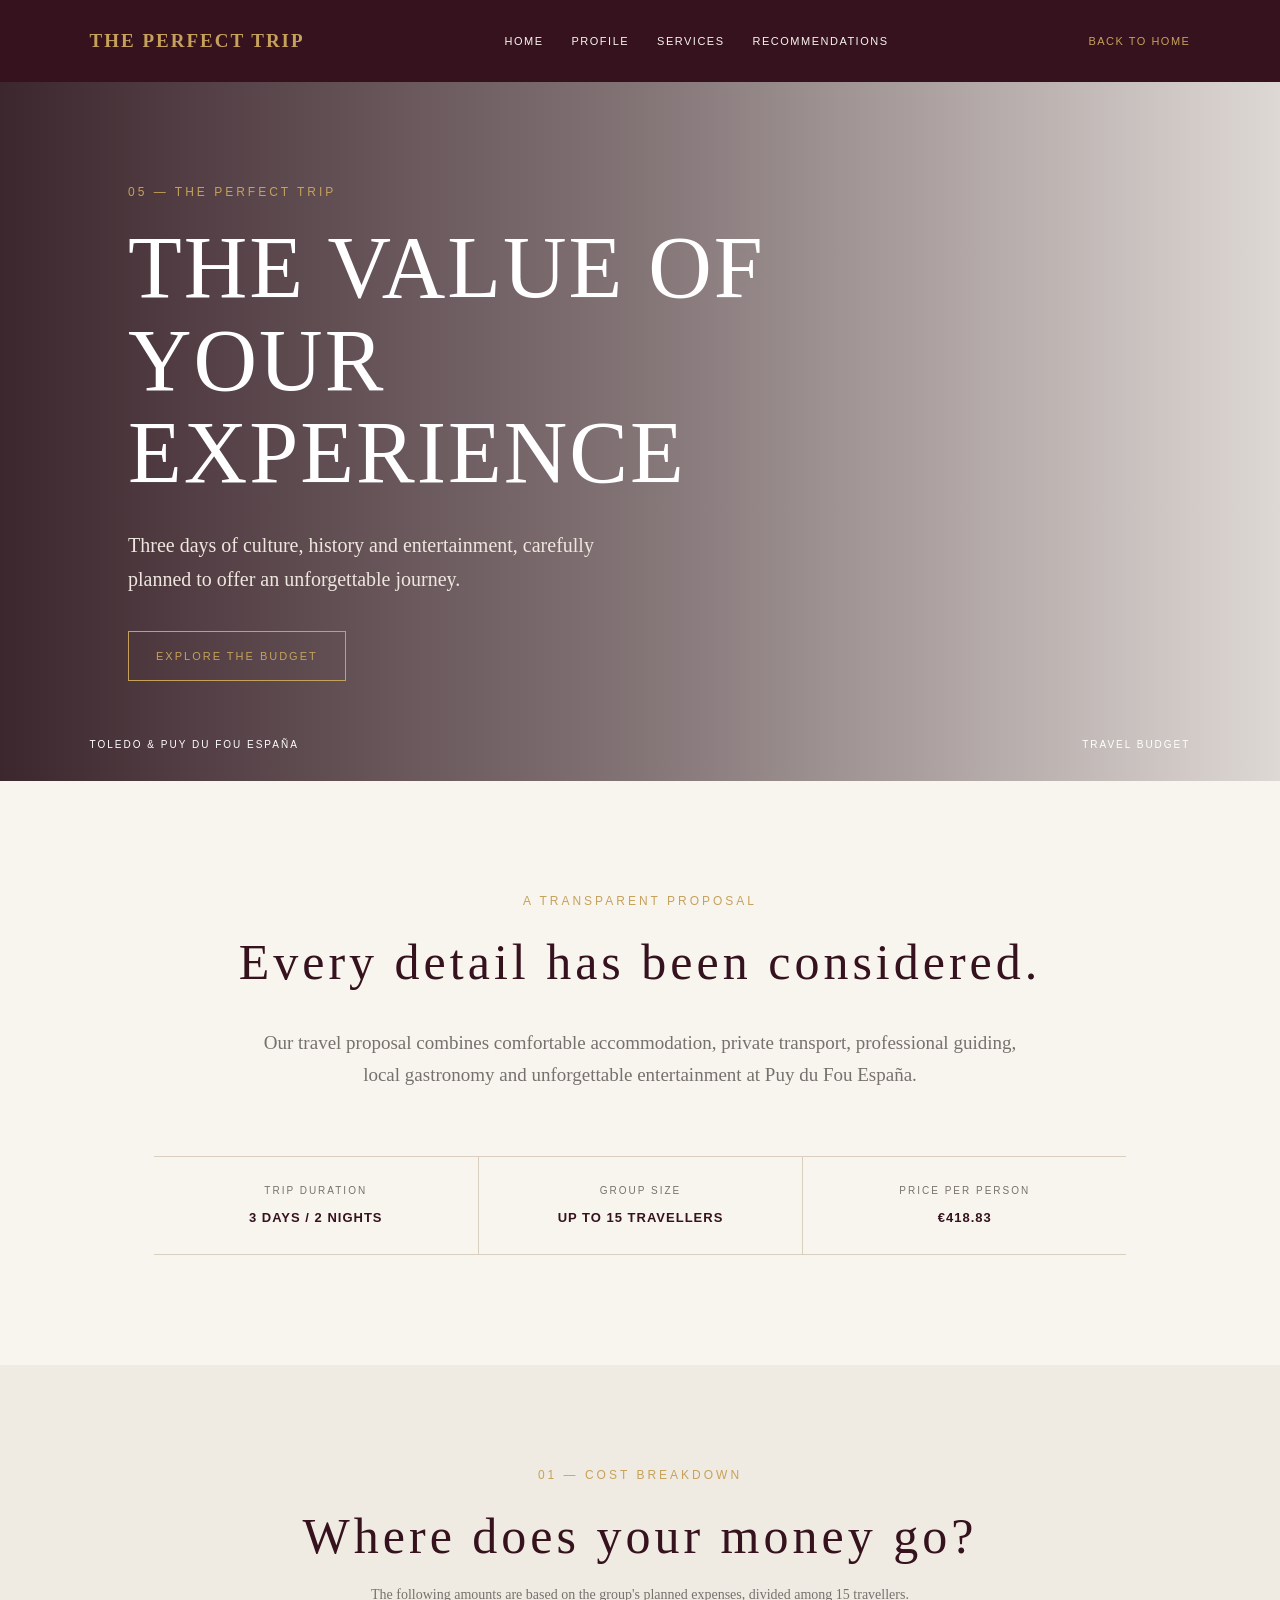
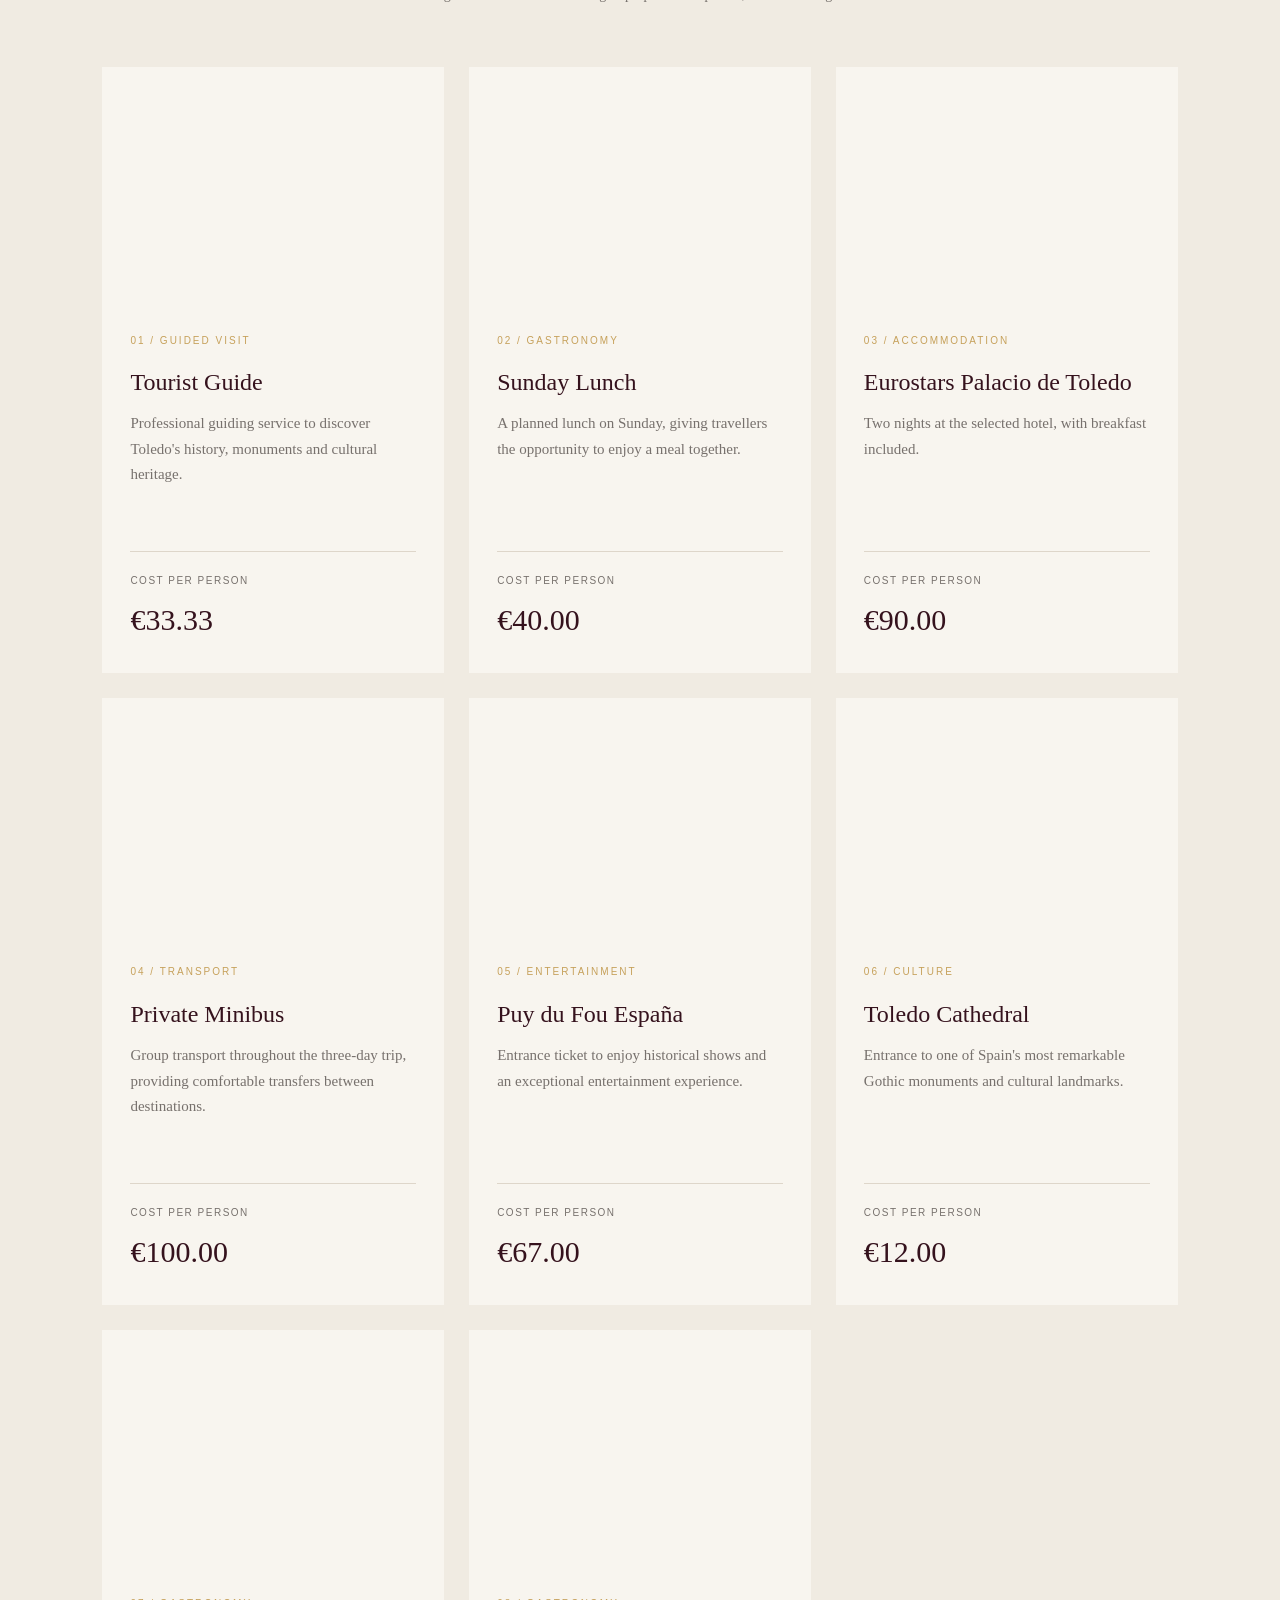
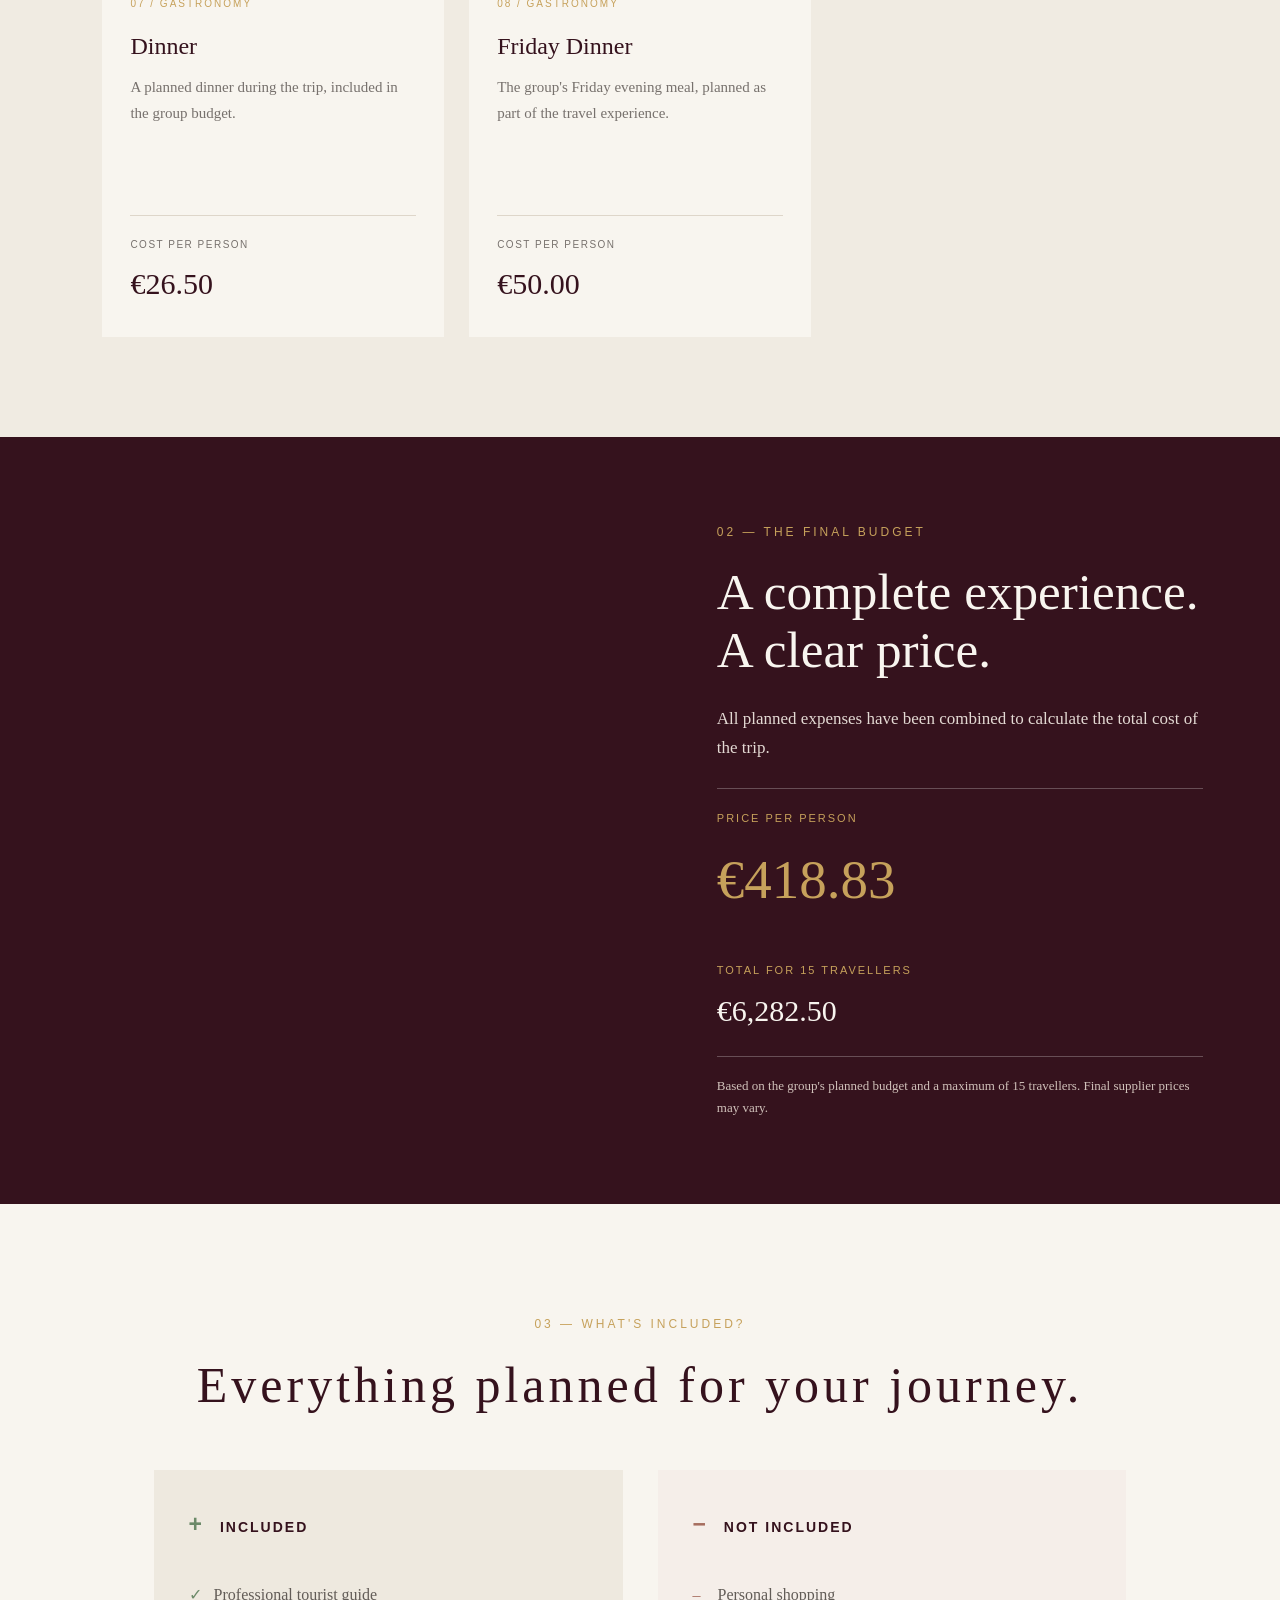
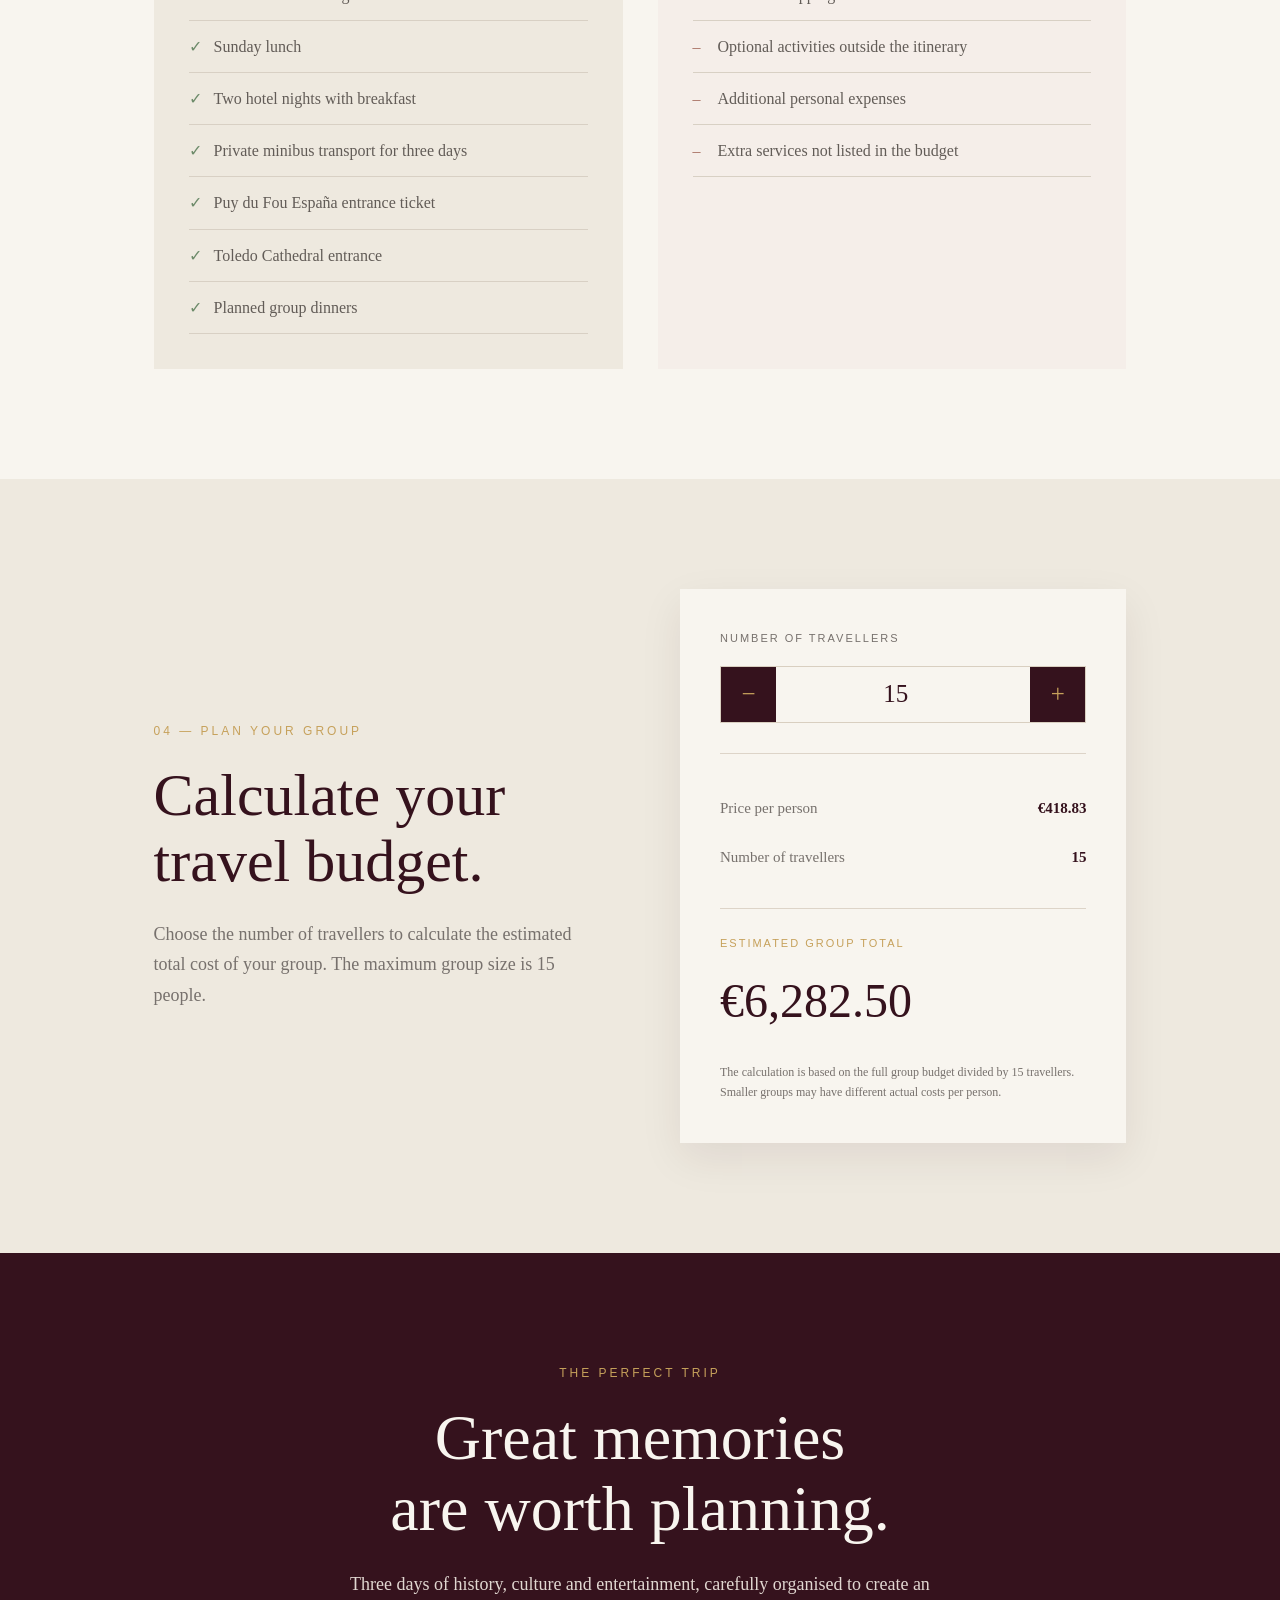
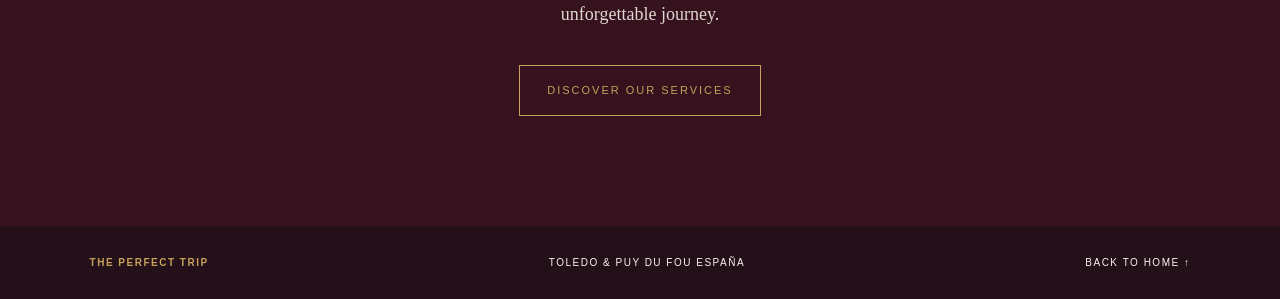
<file: pages/budget.html>
<!DOCTYPE html>
<html lang="en">
<head>
    <meta charset="UTF-8">
    <meta name="viewport" content="width=device-width, initial-scale=1.0">

    <title>Budget | THE PERFECT TRIP</title>

    <link rel="stylesheet" href="../style.css">
    <link rel="stylesheet" href="budget.css">
</head>

<body class="budget-page">

    <!-- HEADER -->
    <header class="budget-header">
        <a href="../index.html" class="brand">THE PERFECT TRIP</a>

        <nav>
            <a href="../index.html">HOME</a>
            <a href="profile.html">PROFILE</a>
            <a href="services.html">SERVICES</a>
            <a href="recommendations.html">RECOMMENDATIONS</a>
        </nav>

        <a href="../index.html" class="back-link">BACK TO HOME</a>
    </header>


    <!-- HERO -->
    <section class="budget-hero">
        <div class="hero-overlay"></div>

        <div class="budget-hero-content">
            <p class="eyebrow">05 — THE PERFECT TRIP</p>

            <h1>THE VALUE OF<br>YOUR EXPERIENCE</h1>

            <p>
                Three days of culture, history and entertainment,
                carefully planned to offer an unforgettable journey.
            </p>

            <a href="#breakdown" class="gold-button">
                EXPLORE THE BUDGET
            </a>
        </div>

        <div class="hero-bottom">
            <span>TOLEDO & PUY DU FOU ESPAÑA</span>
            <span>TRAVEL BUDGET</span>
        </div>
    </section>


    <!-- INTRODUCTION -->
    <section class="budget-intro">

        <div class="section-heading">
            <p class="section-label">A TRANSPARENT PROPOSAL</p>
            <h2>Every detail has been considered.</h2>
        </div>

        <p class="intro-description">
            Our travel proposal combines comfortable accommodation,
            private transport, professional guiding, local gastronomy
            and unforgettable entertainment at Puy du Fou España.
        </p>

        <div class="budget-highlight">

            <div>
                <span>TRIP DURATION</span>
                <strong>3 DAYS / 2 NIGHTS</strong>
            </div>

            <div>
                <span>GROUP SIZE</span>
                <strong>UP TO 15 TRAVELLERS</strong>
            </div>

            <div>
                <span>PRICE PER PERSON</span>
                <strong>€418.83</strong>
            </div>

        </div>
    </section>


    <!-- BUDGET BREAKDOWN -->
    <section class="budget-breakdown" id="breakdown">

        <div class="section-heading">
            <p class="section-label">01 — COST BREAKDOWN</p>
            <h2>Where does your money go?</h2>

            <p>
                The following amounts are based on the group's
                planned expenses, divided among 15 travellers.
            </p>
        </div>


        <div class="expense-grid">

            <!-- TOURIST GUIDE -->
            <article class="expense-card">
                <div class="expense-image guide-image"></div>

                <div class="expense-content">
                    <span class="expense-number">01 / GUIDED VISIT</span>
                    <h3>Tourist Guide</h3>

                    <p>
                        Professional guiding service to discover
                        Toledo's history, monuments and cultural heritage.
                    </p>

                    <div class="expense-price">
                        <span>COST PER PERSON</span>
                        <strong>€33.33</strong>
                    </div>
                </div>
            </article>


            <!-- SUNDAY LUNCH -->
            <article class="expense-card">
                <div class="expense-image lunch-image"></div>

                <div class="expense-content">
                    <span class="expense-number">02 / GASTRONOMY</span>
                    <h3>Sunday Lunch</h3>

                    <p>
                        A planned lunch on Sunday, giving travellers
                        the opportunity to enjoy a meal together.
                    </p>

                    <div class="expense-price">
                        <span>COST PER PERSON</span>
                        <strong>€40.00</strong>
                    </div>
                </div>
            </article>


            <!-- HOTEL -->
            <article class="expense-card">
                <div class="expense-image hotel-image"></div>

                <div class="expense-content">
                    <span class="expense-number">03 / ACCOMMODATION</span>
                    <h3>Eurostars Palacio de Toledo</h3>

                    <p>
                        Two nights at the selected hotel,
                        with breakfast included.
                    </p>

                    <div class="expense-price">
                        <span>COST PER PERSON</span>
                        <strong>€90.00</strong>
                    </div>
                </div>
            </article>


            <!-- TRANSPORT -->
            <article class="expense-card">
                <div class="expense-image transport-image"></div>

                <div class="expense-content">
                    <span class="expense-number">04 / TRANSPORT</span>
                    <h3>Private Minibus</h3>

                    <p>
                        Group transport throughout the three-day trip,
                        providing comfortable transfers between destinations.
                    </p>

                    <div class="expense-price">
                        <span>COST PER PERSON</span>
                        <strong>€100.00</strong>
                    </div>
                </div>
            </article>


            <!-- PUY DU FOU -->
            <article class="expense-card">
                <div class="expense-image park-image"></div>

                <div class="expense-content">
                    <span class="expense-number">05 / ENTERTAINMENT</span>
                    <h3>Puy du Fou España</h3>

                    <p>
                        Entrance ticket to enjoy historical shows
                        and an exceptional entertainment experience.
                    </p>

                    <div class="expense-price">
                        <span>COST PER PERSON</span>
                        <strong>€67.00</strong>
                    </div>
                </div>
            </article>


            <!-- CATHEDRAL -->
            <article class="expense-card">
                <div class="expense-image cathedral-image"></div>

                <div class="expense-content">
                    <span class="expense-number">06 / CULTURE</span>
                    <h3>Toledo Cathedral</h3>

                    <p>
                        Entrance to one of Spain's most remarkable
                        Gothic monuments and cultural landmarks.
                    </p>

                    <div class="expense-price">
                        <span>COST PER PERSON</span>
                        <strong>€12.00</strong>
                    </div>
                </div>
            </article>


            <!-- DINNER -->
            <article class="expense-card">
                <div class="expense-image dinner-image"></div>

                <div class="expense-content">
                    <span class="expense-number">07 / GASTRONOMY</span>
                    <h3>Dinner</h3>

                    <p>
                        A planned dinner during the trip,
                        included in the group budget.
                    </p>

                    <div class="expense-price">
                        <span>COST PER PERSON</span>
                        <strong>€26.50</strong>
                    </div>
                </div>
            </article>


            <!-- FRIDAY DINNER -->
            <article class="expense-card">
                <div class="expense-image friday-image"></div>

                <div class="expense-content">
                    <span class="expense-number">08 / GASTRONOMY</span>
                    <h3>Friday Dinner</h3>

                    <p>
                        The group's Friday evening meal,
                        planned as part of the travel experience.
                    </p>

                    <div class="expense-price">
                        <span>COST PER PERSON</span>
                        <strong>€50.00</strong>
                    </div>
                </div>
            </article>

        </div>
    </section>


    <!-- FINAL PRICE -->
    <section class="total-section">

        <div class="total-image"></div>

        <div class="total-content">
            <p class="section-label">02 — THE FINAL BUDGET</p>

            <h2>A complete experience.<br>A clear price.</h2>

            <p>
                All planned expenses have been combined
                to calculate the total cost of the trip.
            </p>

            <div class="total-price">
                <span>PRICE PER PERSON</span>
                <strong>€418.83</strong>
            </div>

            <div class="group-price">
                <span>TOTAL FOR 15 TRAVELLERS</span>
                <strong>€6,282.50</strong>
            </div>

            <p class="total-note">
                Based on the group's planned budget and a maximum
                of 15 travellers. Final supplier prices may vary.
            </p>
        </div>

    </section>


    <!-- INCLUDED -->
    <section class="included-section">

        <div class="section-heading">
            <p class="section-label">03 — WHAT'S INCLUDED?</p>
            <h2>Everything planned for your journey.</h2>
        </div>

        <div class="included-grid">

            <div class="included-column">
                <h3><span>+</span> INCLUDED</h3>

                <ul>
                    <li>Professional tourist guide</li>
                    <li>Sunday lunch</li>
                    <li>Two hotel nights with breakfast</li>
                    <li>Private minibus transport for three days</li>
                    <li>Puy du Fou España entrance ticket</li>
                    <li>Toledo Cathedral entrance</li>
                    <li>Planned group dinners</li>
                </ul>
            </div>

            <div class="included-column not-included">
                <h3><span>−</span> NOT INCLUDED</h3>

                <ul>
                    <li>Personal shopping</li>
                    <li>Optional activities outside the itinerary</li>
                    <li>Additional personal expenses</li>
                    <li>Extra services not listed in the budget</li>
                </ul>
            </div>

        </div>
    </section>


    <!-- CALCULATOR -->
    <section class="calculator-section" id="calculator">

        <div class="calculator-intro">
            <p class="section-label">04 — PLAN YOUR GROUP</p>

            <h2>Calculate your<br>travel budget.</h2>

            <p>
                Choose the number of travellers to calculate
                the estimated total cost of your group.
                The maximum group size is 15 people.
            </p>
        </div>


        <div class="calculator-card">

            <label for="travellers">
                NUMBER OF TRAVELLERS
            </label>

            <div class="traveller-control">

                <button type="button" id="decrease"
                    aria-label="Decrease travellers">−</button>

                <input
                    type="number"
                    id="travellers"
                    min="1"
                    max="15"
                    value="15"
                >

                <button type="button" id="increase"
                    aria-label="Increase travellers">+</button>

            </div>

            <div class="calculator-divider"></div>

            <div class="calculator-row">
                <span>Price per person</span>
                <strong id="person-price">€418.83</strong>
            </div>

            <div class="calculator-row">
                <span>Number of travellers</span>
                <strong id="traveller-count">15</strong>
            </div>

            <div class="calculator-total">
                <span>ESTIMATED GROUP TOTAL</span>
                <strong id="group-total">€6,282.50</strong>
            </div>

            <p class="calculator-note">
                The calculation is based on the full group budget
                divided by 15 travellers. Smaller groups may have
                different actual costs per person.
            </p>

        </div>
    </section>


    <!-- CLOSING -->
    <section class="budget-closing">

        <p class="section-label">THE PERFECT TRIP</p>

        <h2>Great memories<br>are worth planning.</h2>

        <p>
            Three days of history, culture and entertainment,
            carefully organised to create an unforgettable journey.
        </p>

        <a href="services.html" class="gold-button">
            DISCOVER OUR SERVICES
        </a>

    </section>


    <!-- FOOTER -->
    <footer class="budget-footer">
        <a href="../index.html">THE PERFECT TRIP</a>
        <span>TOLEDO & PUY DU FOU ESPAÑA</span>
        <a href="../index.html">BACK TO HOME ↑</a>
    </footer>


    <script src="budget.js"></script>

</body>
</html>
</file>
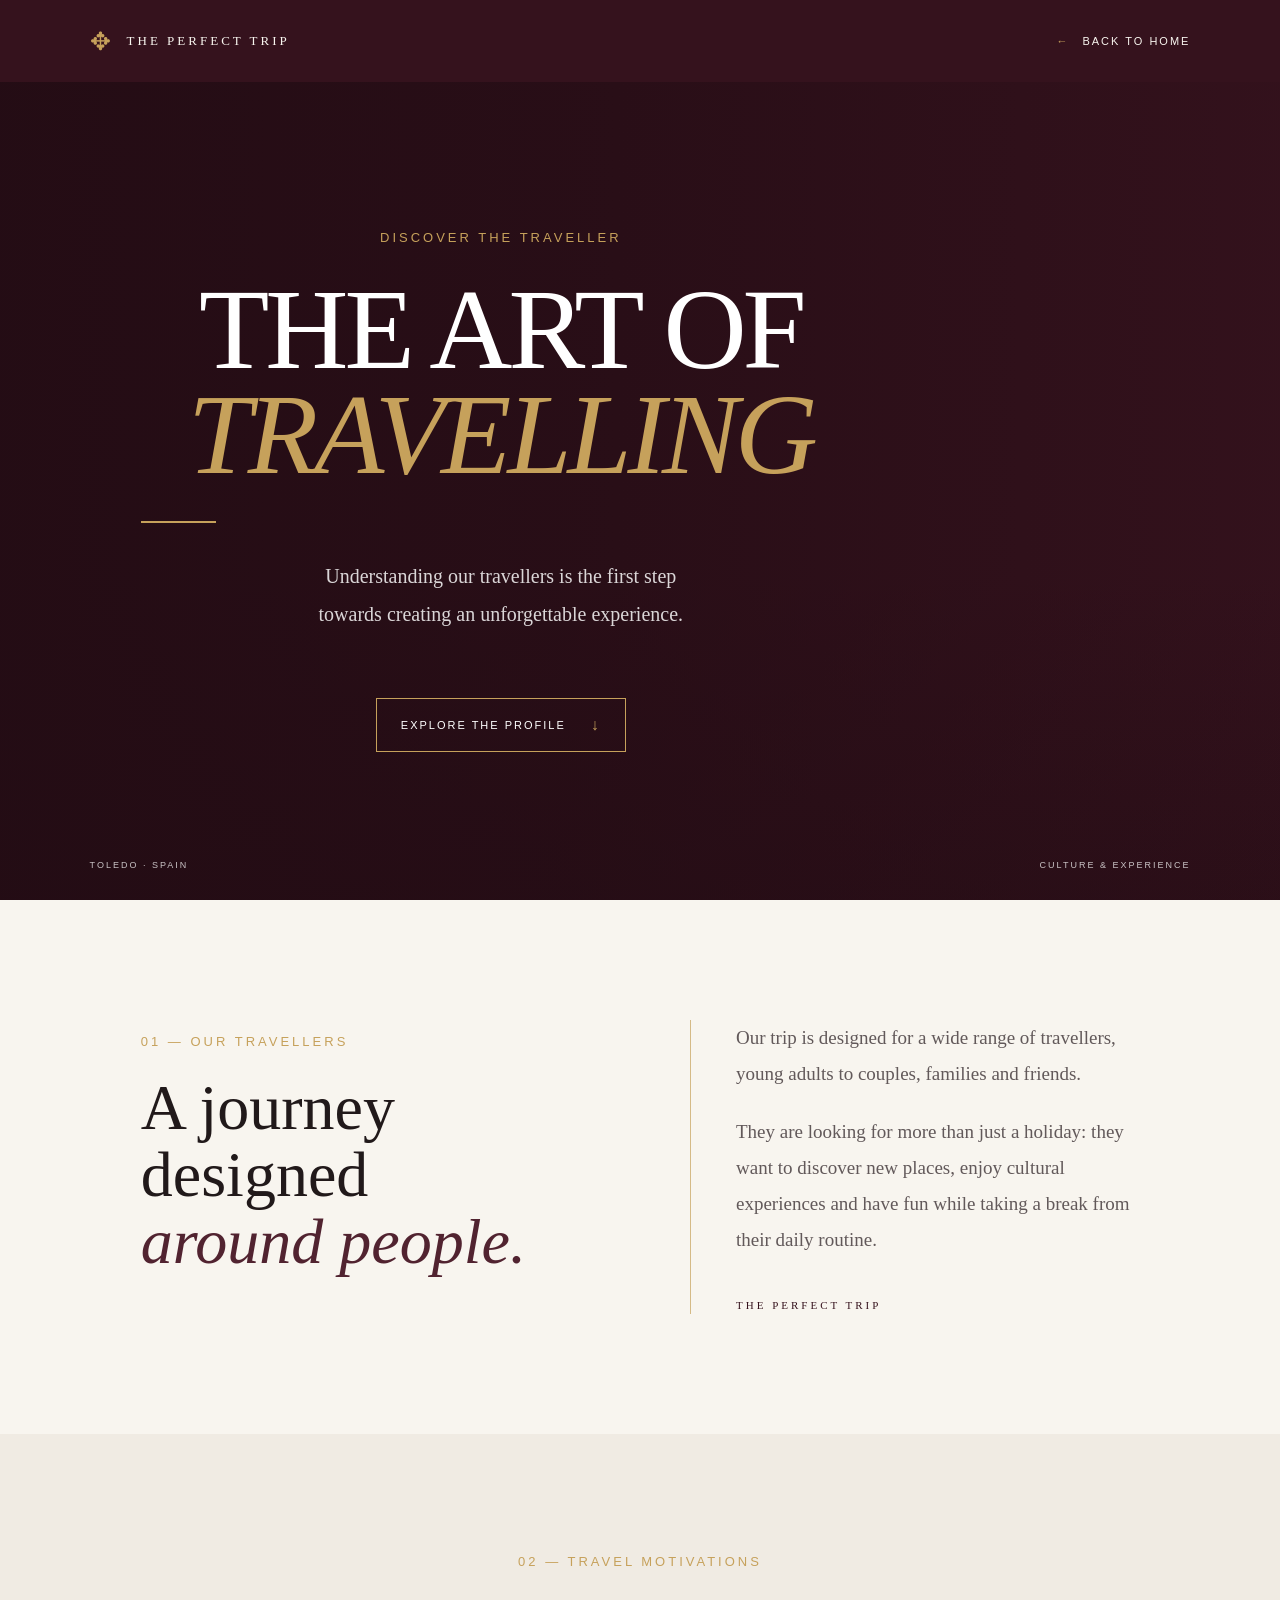
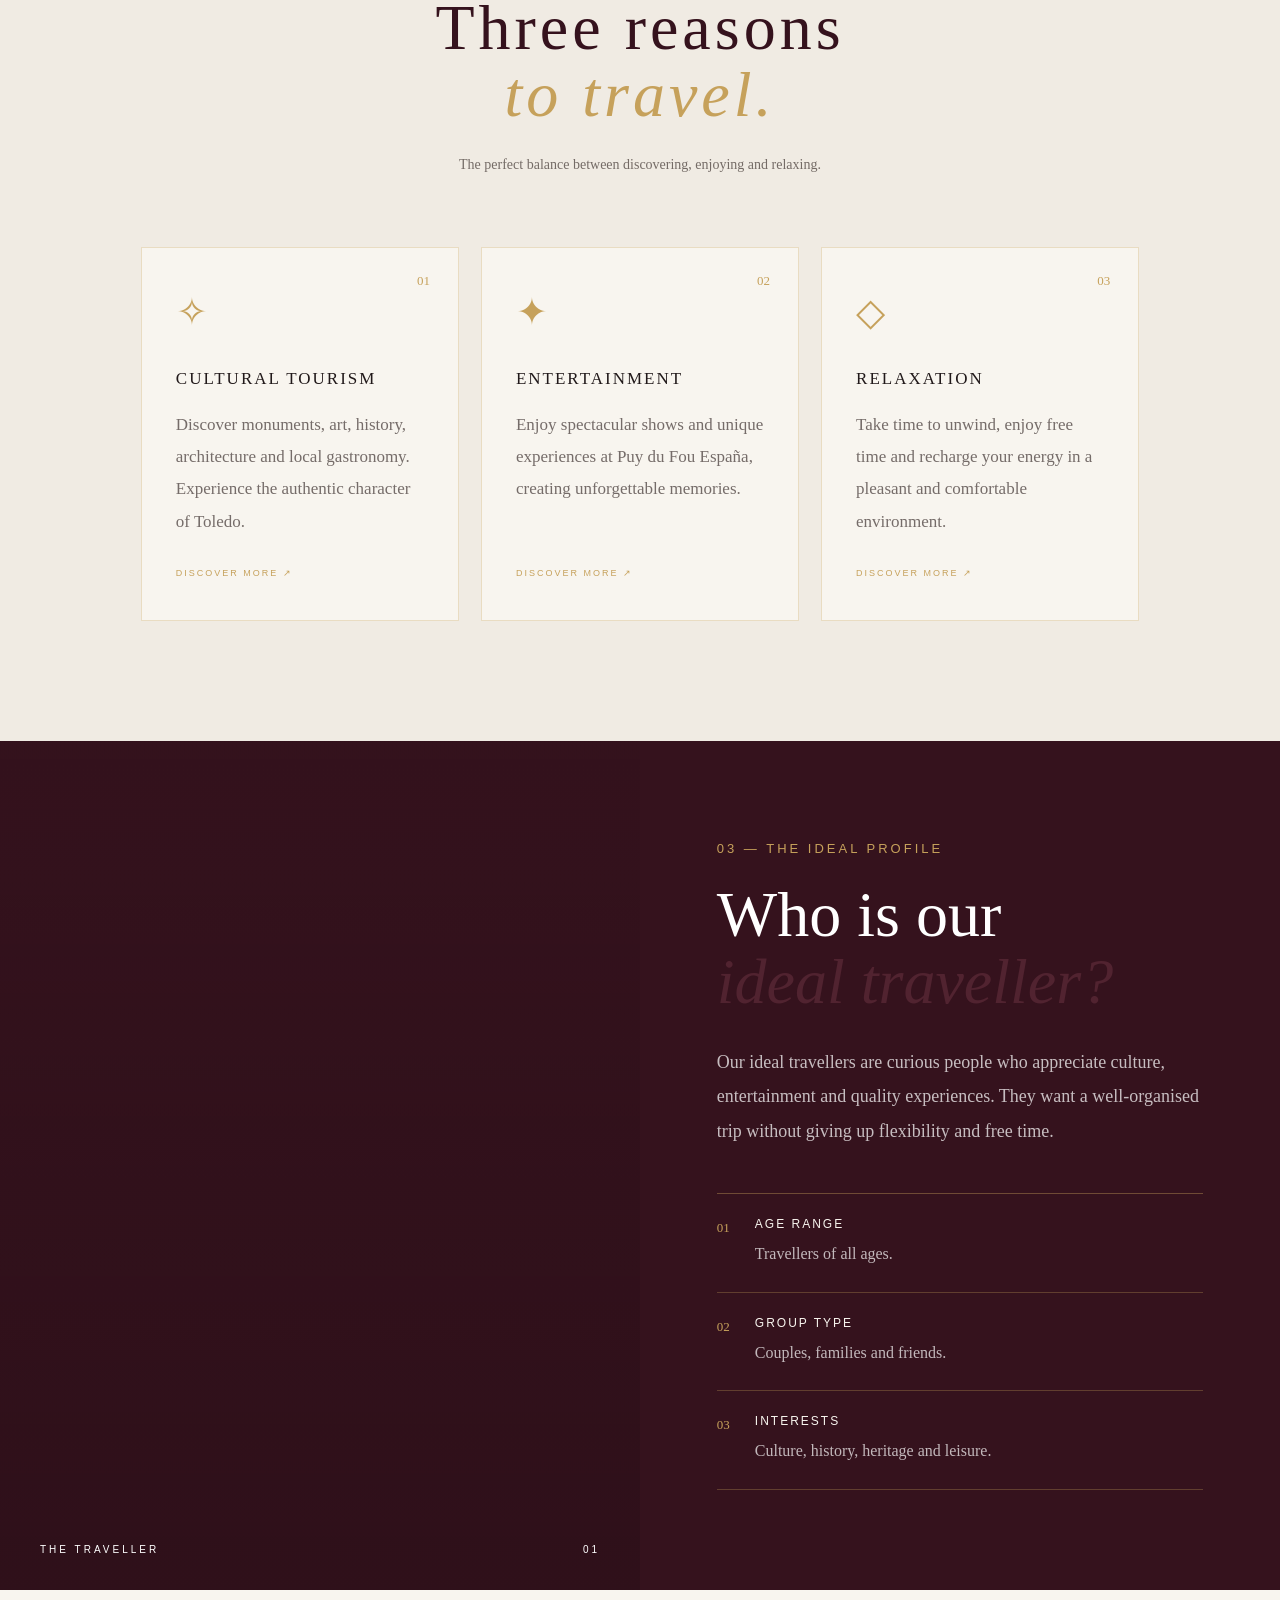
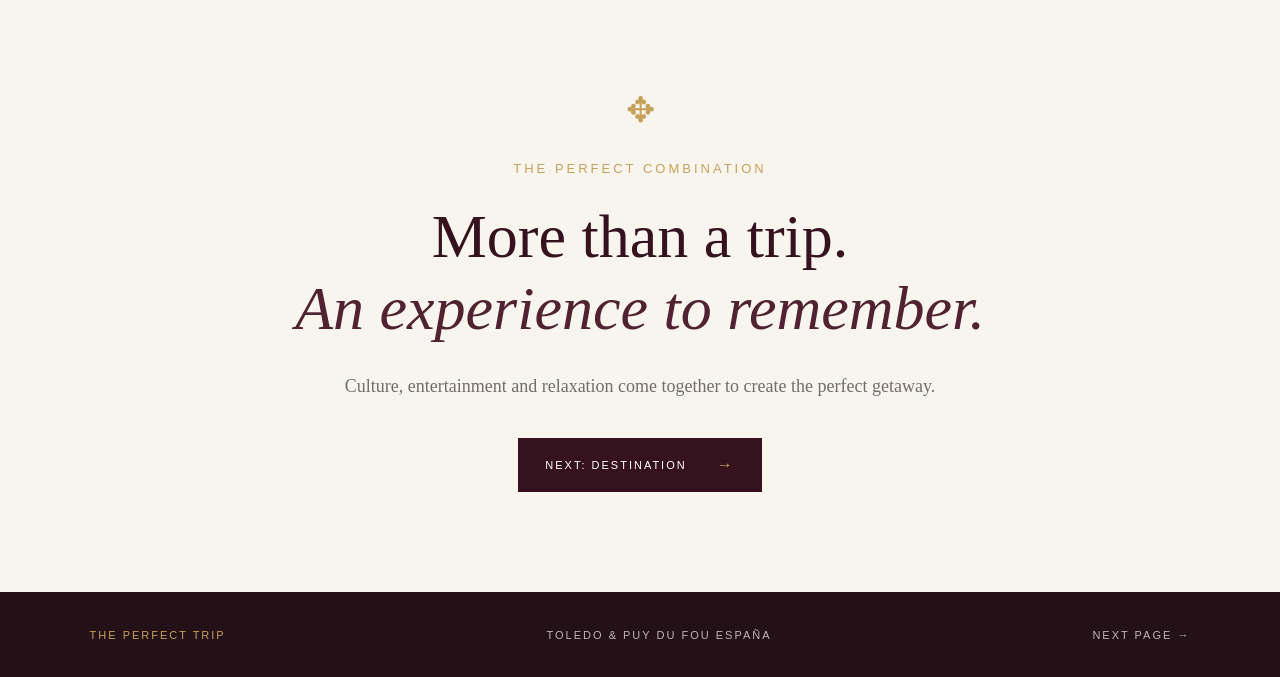
<file: pages/profile.html>
<!DOCTYPE html>
<html lang="en">
<head>
    <meta charset="UTF-8">
    <meta name="viewport" content="width=device-width, initial-scale=1.0">

    <title>Client Profile | THE PERFECT TRIP</title>

    <link rel="stylesheet" href="../style.css">
    <link rel="stylesheet" href="profile.css">

    <script src="../script.js" defer></script>
    <script src="profile.js" defer></script>
</head>

<body class="profile-page">

    <!-- HEADER -->
    <header class="profile-header">
        <a href="../index.html" class="brand">
            <span class="brand-symbol">✥</span>
            <span>THE PERFECT TRIP</span>
        </a>

        <a href="../index.html" class="back-link">
            <span>←</span> BACK TO HOME
        </a>
    </header>


    <!-- HERO -->
    <main>

        <section class="profile-hero">

            <div class="hero-background"></div>
            <div class="hero-overlay"></div>

            <div class="hero-content reveal">

                <p class="eyebrow">
                    DISCOVER THE TRAVELLER
                </p>

                <h1>
                    THE ART OF<br>
                    <em>TRAVELLING</em>
                </h1>

                <div class="gold-line"></div>

                <p class="hero-description">
                    Understanding our travellers is the first step
                    towards creating an unforgettable experience.
                </p>

                <a href="#profile-details" class="hero-button">
                    EXPLORE THE PROFILE <span>↓</span>
                </a>

            </div>

            <div class="hero-caption">
                <span>TOLEDO · SPAIN</span>
                <span>CULTURE & EXPERIENCE</span>
            </div>

        </section>


        <!-- INTRODUCTION -->
        <section class="profile-intro section-padding" id="profile-details">

            <div class="intro-heading reveal">
                <p class="section-label">01 — OUR TRAVELLERS</p>

                <h2>
                    A journey designed<br>
                    <em>around people.</em>
                </h2>
            </div>

            <div class="intro-text reveal">
                <p>
                    Our trip is designed for a wide range of travellers,
                    young adults to couples, families
                    and friends.
                </p>

                <p>
                    They are looking for more than just a holiday:
                    they want to discover new places, enjoy cultural
                    experiences and have fun while taking a break
                    from their daily routine.
                </p>

                <span class="intro-signature">
                    THE PERFECT TRIP
                </span>
            </div>

        </section>

        <!-- TRAVEL MOTIVATIONS -->
        <section class="motivations-section section-padding">

            <div class="section-heading reveal">
                <p class="section-label">02 — TRAVEL MOTIVATIONS</p>

                <h2>
                    Three reasons<br>
                    <em>to travel.</em>
                </h2>

                <p class="heading-description">
                    The perfect balance between discovering,
                    enjoying and relaxing.
                </p>
            </div>


            <div class="motivation-grid">

                <article class="motivation-card reveal" tabindex="0">

                    <div class="card-number">01</div>

                    <div class="card-icon">✧</div>

                    <h3>CULTURAL TOURISM</h3>

                    <p>
                        Discover monuments, art, history,
                        architecture and local gastronomy.
                        Experience the authentic character of Toledo.
                    </p>

                    <span class="card-bottom">DISCOVER MORE ↗</span>

                </article>


                <article class="motivation-card featured reveal" tabindex="0">

                    <div class="card-number">02</div>

                    <div class="card-icon">✦</div>

                    <h3>ENTERTAINMENT</h3>

                    <p>
                        Enjoy spectacular shows and unique
                        experiences at Puy du Fou España,
                        creating unforgettable memories.
                    </p>

                    <span class="card-bottom">DISCOVER MORE ↗</span>

                </article>


                <article class="motivation-card reveal" tabindex="0">

                    <div class="card-number">03</div>

                    <div class="card-icon">◇</div>

                    <h3>RELAXATION</h3>

                    <p>
                        Take time to unwind, enjoy free time
                        and recharge your energy in a pleasant
                        and comfortable environment.
                    </p>

                    <span class="card-bottom">DISCOVER MORE ↗</span>

                </article>

            </div>

        </section>


        <!-- TRAVELLER PROFILE -->
        <section class="traveller-section">

            <div class="traveller-image reveal">
                <div class="image-label">
                    <span>THE TRAVELLER</span>
                    <span>01</span>
                </div>
            </div>

            <div class="traveller-content reveal">

                <p class="section-label">03 — THE IDEAL PROFILE</p>

                <h2>
                    Who is our<br>
                    <em>ideal traveller?</em>
                </h2>

                <p class="traveller-description">
                    Our ideal travellers are curious people who
                    appreciate culture, entertainment and quality
                    experiences. They want a well-organised trip
                    without giving up flexibility and free time.
                </p>

                <div class="profile-facts">

                    <div class="fact">
                        <span class="fact-number">01</span>
                        <div>
                            <h4>AGE RANGE</h4>
                            <p>Travellers of all ages.</p>
                        </div>
                    </div>

                    <div class="fact">
                        <span class="fact-number">02</span>
                        <div>
                            <h4>GROUP TYPE</h4>
                            <p>Couples, families and friends.</p>
                        </div>
                    </div>

                    <div class="fact">
                        <span class="fact-number">03</span>
                        <div>
                            <h4>INTERESTS</h4>
                            <p>Culture, history, heritage and leisure.</p>
                        </div>
                    </div>

                </div>

            </div>

        </section>


        <!-- CLOSING -->
        <section class="profile-closing">

            <div class="closing-content reveal">

                <span class="closing-symbol">✥</span>

                <p class="section-label">THE PERFECT COMBINATION</p>

                <h2>
                    More than a trip.<br>
                    <em>An experience to remember.</em>
                </h2>

                <p>
                    Culture, entertainment and relaxation
                    come together to create the perfect getaway.
                </p>

                <a href="destination.html" class="next-button">
                    NEXT: DESTINATION <span>→</span>
                </a>

            </div>

        </section>

    </main>


    <!-- FOOTER -->
    <footer class="profile-footer">

        <a href="../index.html">THE PERFECT TRIP</a>

        <span>TOLEDO & PUY DU FOU ESPAÑA</span>

        <a href="destination.html">NEXT PAGE →</a>

    </footer>

</body>
</html>
</file>
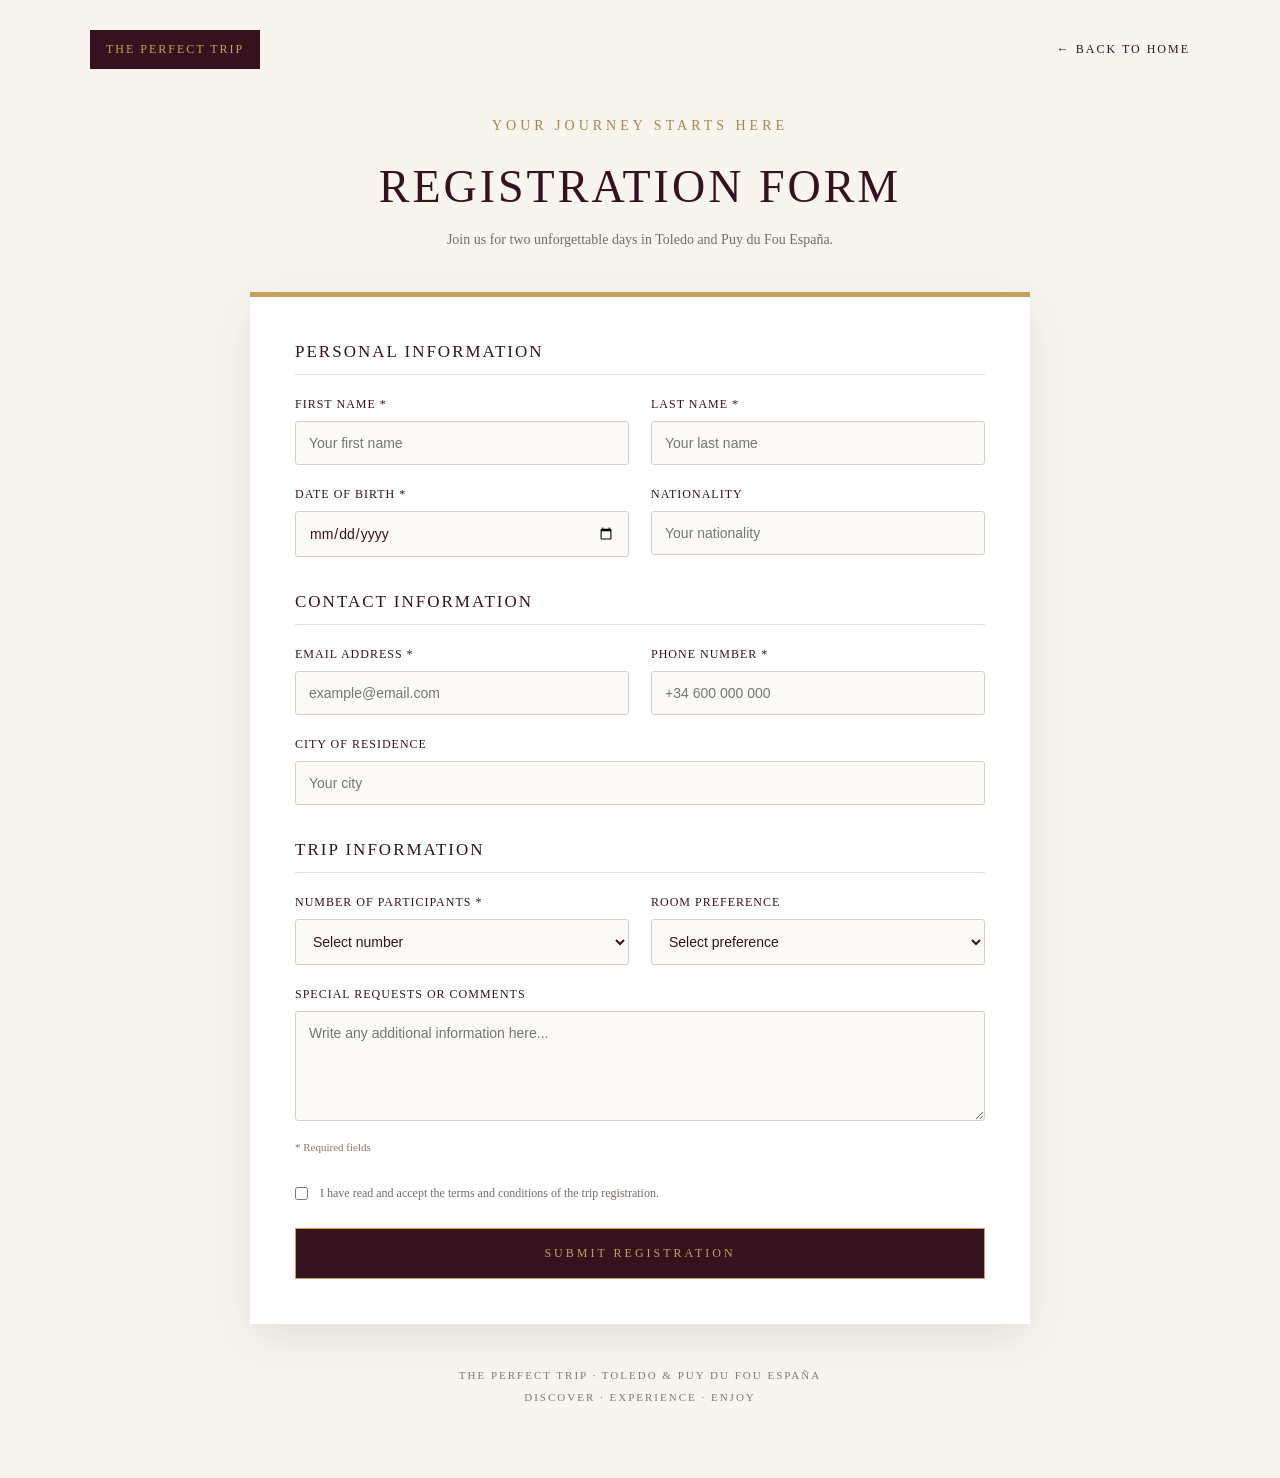
<file: pages/registration.html>
<!DOCTYPE html>
<html lang="en">

<head>
    <meta charset="UTF-8">
    <meta name="viewport" content="width=device-width, initial-scale=1.0">

    <title>Registration | THE PERFECT TRIP</title>

    <link rel="stylesheet" href="../style.css">

    <style>

        /* REGISTRATION PAGE */

        .registration-page {
            min-height: 100vh;
            background: var(--cream);
            padding: 30px 20px 70px;
        }

        .registration-nav {
            max-width: 1100px;
            margin: 0 auto 45px;
            display: flex;
            justify-content: space-between;
            align-items: center;
        }

        .registration-nav a {
            color: var(--burgundy);
            text-decoration: none;
            font-size: 12px;
            letter-spacing: 2px;
        }

        .registration-nav .logo {
            color: var(--gold);
            background: var(--burgundy);
            padding: 12px 16px;
        }

        .registration-heading {
            text-align: center;
            margin-bottom: 40px;
        }

        .registration-heading .eyebrow {
            color: #a4864e;
        }

        .registration-heading h1 {
            font-size: clamp(30px, 5vw, 46px);
            font-weight: normal;
            letter-spacing: 3px;
            margin-bottom: 15px;
        }

        .registration-heading p {
            color: #746b66;
            line-height: 1.7;
            font-size: 14px;
        }

        .registration-card {
            max-width: 780px;
            margin: 0 auto;
            background: white;
            padding: 45px;
            border-top: 5px solid var(--gold);
            box-shadow: 0 15px 45px rgba(53, 18, 29, 0.10);
        }

        .form-section-title {
            color: var(--burgundy);
            font-size: 17px;
            font-weight: normal;
            letter-spacing: 2px;
            margin-bottom: 22px;
            padding-bottom: 12px;
            border-bottom: 1px solid #e8dfd4;
        }

        .form-grid {
            display: grid;
            grid-template-columns: repeat(2, minmax(0, 1fr));
            gap: 22px;
            margin-bottom: 35px;
        }

        .form-group {
            display: flex;
            flex-direction: column;
            gap: 9px;
        }

        .form-group.full-width {
            grid-column: 1 / -1;
        }

        .form-group label {
            font-size: 12px;
            color: var(--burgundy);
            letter-spacing: 1px;
        }

        .form-group input,
        .form-group select,
        .form-group textarea {
            width: 100%;
            padding: 13px;
            border: 1px solid #d9cec5;
            background: #fcfaf7;
            color: var(--burgundy);
            font-family: Arial, sans-serif;
            font-size: 14px;
            border-radius: 3px;
        }

        .form-group input:focus,
        .form-group select:focus,
        .form-group textarea:focus {
            outline: none;
            border-color: var(--gold);
            box-shadow: 0 0 0 2px rgba(198, 161, 91, 0.15);
        }

        .form-group textarea {
            min-height: 110px;
            resize: vertical;
        }

        .required-note {
            color: #83766e;
            font-size: 11px;
            margin-top: -15px;
            margin-bottom: 30px;
        }

        .conditions {
            display: flex;
            align-items: flex-start;
            gap: 12px;
            margin: 25px 0;
            font-size: 12px;
            line-height: 1.7;
            color: #746b66;
        }

        .conditions input {
            margin-top: 4px;
            accent-color: var(--burgundy);
        }

        .conditions a {
            color: var(--burgundy);
        }

        .submit-registration {
            display: block;
            width: 100%;
            padding: 17px;
            background: var(--burgundy);
            color: var(--gold);
            border: 1px solid var(--gold);
            font-family: Georgia, serif;
            font-size: 12px;
            letter-spacing: 3px;
            cursor: pointer;
            transition: 0.3s;
        }

        .submit-registration:hover {
            background: var(--gold);
            color: var(--burgundy);
        }

        .form-message {
            display: none;
            margin-top: 20px;
            padding: 15px;
            background: #edf2e9;
            color: #354b32;
            text-align: center;
            line-height: 1.6;
            font-size: 13px;
        }

        .registration-footer {
            text-align: center;
            margin-top: 40px;
            color: #83766e;
            font-size: 11px;
            letter-spacing: 2px;
            line-height: 2;
        }

        @media (max-width: 600px) {

            .registration-card {
                padding: 25px 18px;
            }

            .form-grid {
                grid-template-columns: 1fr;
            }

            .registration-nav {
                gap: 15px;
            }

            .registration-nav a {
                font-size: 10px;
            }
        }

    </style>
</head>


<body>

    <main class="registration-page">

        <!-- NAVIGATION -->

        <nav class="registration-nav">

            <a href="../index.html" class="logo">
                THE PERFECT TRIP
            </a>

            <a href="../index.html">
                ← BACK TO HOME
            </a>

        </nav>


        <!-- PAGE HEADING -->

        <header class="registration-heading">

            <p class="eyebrow">YOUR JOURNEY STARTS HERE</p>

            <h1>REGISTRATION FORM</h1>

            <p>
                Join us for two unforgettable days in Toledo
                and Puy du Fou España.
            </p>

        </header>


        <!-- REGISTRATION FORM -->

        <section class="registration-card">

            <form id="registrationForm">

                <!-- PERSONAL INFORMATION -->

                <h2 class="form-section-title">
                    PERSONAL INFORMATION
                </h2>

                <div class="form-grid">

                    <div class="form-group">
                        <label for="firstName">FIRST NAME *</label>

                        <input
                            type="text"
                            id="firstName"
                            name="firstName"
                            placeholder="Your first name"
                            autocomplete="given-name"
                            required>
                    </div>


                    <div class="form-group">
                        <label for="lastName">LAST NAME *</label>

                        <input
                            type="text"
                            id="lastName"
                            name="lastName"
                            placeholder="Your last name"
                            autocomplete="family-name"
                            required>
                    </div>


                    <div class="form-group">
                        <label for="birthDate">DATE OF BIRTH *</label>

                        <input
                            type="date"
                            id="birthDate"
                            name="birthDate"
                            required>
                    </div>


                    <div class="form-group">
                        <label for="nationality">NATIONALITY</label>

                        <input
                            type="text"
                            id="nationality"
                            name="nationality"
                            placeholder="Your nationality">
                    </div>

                </div>


                <!-- CONTACT INFORMATION -->

                <h2 class="form-section-title">
                    CONTACT INFORMATION
                </h2>

                <div class="form-grid">

                    <div class="form-group">
                        <label for="email">EMAIL ADDRESS *</label>

                        <input
                            type="email"
                            id="email"
                            name="email"
                            placeholder="example@email.com"
                            autocomplete="email"
                            required>
                    </div>


                    <div class="form-group">
                        <label for="phone">PHONE NUMBER *</label>

                        <input
                            type="tel"
                            id="phone"
                            name="phone"
                            placeholder="+34 600 000 000"
                            autocomplete="tel"
                            required>
                    </div>


                    <div class="form-group full-width">
                        <label for="city">CITY OF RESIDENCE</label>

                        <input
                            type="text"
                            id="city"
                            name="city"
                            placeholder="Your city">
                    </div>

                </div>


                <!-- TRIP INFORMATION -->

                <h2 class="form-section-title">
                    TRIP INFORMATION
                </h2>

                <div class="form-grid">

                    <div class="form-group">
                        <label for="participants">
                            NUMBER OF PARTICIPANTS *
                        </label>

                        <select
                            id="participants"
                            name="participants"
                            required>

                            <option value="">Select number</option>
                            <option value="1">1 participant</option>
                            <option value="2">2 participants</option>
                            <option value="3">3 participants</option>
                            <option value="4">4 participants</option>
                            <option value="5">5 participants</option>

                        </select>
                    </div>


                    <div class="form-group">
                        <label for="room">
                            ROOM PREFERENCE
                        </label>

                        <select id="room" name="room">

                            <option value="">Select preference</option>
                            <option value="single">Single room</option>
                            <option value="double">Double room</option>
                            <option value="twin">Twin room</option>

                        </select>
                    </div>


                    <div class="form-group full-width">
                        <label for="requests">
                            SPECIAL REQUESTS OR COMMENTS
                        </label>

                        <textarea
                            id="requests"
                            name="requests"
                            placeholder="Write any additional information here..."></textarea>
                    </div>

                </div>


                <!-- CONDITIONS -->

                <p class="required-note">
                    * Required fields
                </p>

                <label class="conditions">

                    <input
                        type="checkbox"
                        id="conditions"
                        name="conditions"
                        required>

                    <span>
                        I have read and accept the terms and conditions
                        of the trip registration.
                    </span>

                </label>


                <!-- SUBMIT -->

                <button
                    type="submit"
                    class="submit-registration">

                    SUBMIT REGISTRATION

                </button>


                <div
                    class="form-message"
                    id="formMessage"
                    role="status"
                    aria-live="polite">

                    Thank you! Your form has been completed successfully.
                    This is a demonstration: your information has not been sent.

                </div>

            </form>

        </section>


        <!-- FOOTER -->

        <footer class="registration-footer">

            <p>THE PERFECT TRIP · TOLEDO & PUY DU FOU ESPAÑA</p>

            <p>DISCOVER · EXPERIENCE · ENJOY</p>

        </footer>

    </main>


    <!-- FORM VALIDATION -->

    <script>

        const registrationForm =
            document.getElementById("registrationForm");

        const formMessage =
            document.getElementById("formMessage");

        registrationForm.addEventListener("submit", function(event) {

            event.preventDefault();

            if (!registrationForm.checkValidity()) {
                registrationForm.reportValidity();
                return;
            }

            formMessage.style.display = "block";

            registrationForm.reset();

            formMessage.scrollIntoView({
                behavior: "smooth",
                block: "center"
            });

        });

    </script>

</body>
</html>
</file>
<file: style.css>
/* =========================================
   THE PERFECT TRIP
   Main stylesheet
========================================= */


/* 1. GENERAL */

* {
    margin: 0;
    padding: 0;
    box-sizing: border-box;
}

html {
    scroll-behavior: smooth;
}

body {
    font-family: Georgia, "Times New Roman", serif;
    background: #f8f5ef;
    color: #35121d;
}

:root {
    --burgundy: #35121d;
    --burgundy-light: #512330;
    --gold: #c6a15b;
    --gold-light: #dfc58d;
    --cream: #f8f5ef;
    --sage: #a3b59b;
}


/* 2. HERO SECTION */

.hero {
    min-height: 720px;
    position: relative;
    overflow: hidden;
    background: var(--burgundy);
    color: var(--cream);
    padding: 30px 4.5% 0;
    display: flex;
    flex-direction: column;
}

.top-nav {
    display: flex;
    justify-content: space-between;
    align-items: center;
    position: relative;
    z-index: 3;
}

.logo {
    color: var(--gold);
    text-decoration: none;
    font-size: 17px;
    letter-spacing: 3px;
}

.nav-links {
    display: flex;
    align-items: center;
    gap: 30px;
}

.nav-link {
    color: var(--cream);
    text-decoration: none;
    font-size: 11px;
    letter-spacing: 2px;
    transition: color 0.3s ease;
}

.nav-link:hover {
    color: var(--gold);
}

.nav-register {
    color: var(--gold);
    border: 1px solid var(--gold);
    padding: 11px 18px;
    text-decoration: none;
    font-size: 10px;
    letter-spacing: 1.5px;
    transition: all 0.3s ease;
}

.nav-register:hover {
    background: var(--gold);
    color: var(--burgundy);
}


/* 3. HERO CONTENT */

.hero-content {
    position: relative;
    z-index: 2;
    text-align: center;
    padding: 115px 15px 125px;
    margin: auto 0;
}

.eyebrow {
    color: var(--gold);
    font-size: 11px;
    letter-spacing: 4px;
    margin-bottom: 22px;
}

.hero h1 {
    font-size: clamp(42px, 7vw, 82px);
    font-weight: normal;
    letter-spacing: 5px;
    margin-bottom: 18px;
}

.hero h2 {
    color: var(--gold-light);
    font-size: clamp(16px, 2.5vw, 25px);
    font-weight: normal;
    letter-spacing: 3px;
}

.hero-description {
    max-width: 550px;
    margin: 27px auto 30px;
    line-height: 1.8;
    color: #f0e8e3;
    font-size: 15px;
}


/* MAIN HERO BUTTON */

.discover-button {
    display: inline-flex;
    align-items: center;
    gap: 15px;
    padding: 16px 29px;
    border: 1px solid var(--gold);
    color: var(--gold);
    text-decoration: none;
    font-size: 11px;
    letter-spacing: 2px;
    transition: all 0.3s ease;
}

.discover-button span {
    font-size: 16px;
    transition: transform 0.3s ease;
}

.discover-button:hover {
    background: var(--gold);
    color: var(--burgundy);
}

.discover-button:hover span {
    transform: translateY(4px);
}


/* HERO PHOTOGRAPH */

.hero-image {
    position: absolute;
    inset: 0;
    z-index: 0;
}

.hero-image img {
    width: 100%;
    height: 100%;
    object-fit: cover;
    object-position: center 55%;
    display: block;
}

.hero-image::after {
    content: "";
    position: absolute;
    inset: 0;
    background: linear-gradient(
        90deg,
        rgba(53, 18, 29, 0.82),
        rgba(53, 18, 29, 0.58),
        rgba(53, 18, 29, 0.82)
    );
}

.hero-bottom-line {
    position: absolute;
    bottom: 0;
    left: 5%;
    width: 90%;
    height: 1px;
    background: rgba(198, 161, 91, 0.65);
    z-index: 2;
}


/* 4. EXPLORE SECTION */

.explore-section {
    padding: 100px 30px 95px;
    overflow: hidden;
    background:
        radial-gradient(
            ellipse at center,
            #fffdf8 0%,
            #f8f5ef 72%
        );
}

.section-heading {
    text-align: center;
    margin-bottom: 55px;
}

.section-heading .eyebrow {
    margin-bottom: 17px;
}

.section-heading h2 {
    font-size: clamp(27px, 4vw, 38px);
    font-weight: normal;
    letter-spacing: 4px;
    margin-bottom: 17px;
}

.section-heading > p:last-child {
    color: #746b66;
    font-size: 14px;
    line-height: 1.7;
}


/* 5. 3D CARDS STAGE */

.cards-stage {
    width: 100%;
    max-width: 1250px;
    height: 390px;
    margin: 0 auto;
    perspective: 1400px;
    position: relative;
}

.cards-fan {
    width: 100%;
    height: 100%;
    position: relative;
    transform-style: preserve-3d;
}


/* INDIVIDUAL CARDS */

.trip-card {
    position: absolute;
    top: 25px;
    left: 50%;

    width: 205px;
    height: 310px;
    margin-left: -102px;

    display: block;
    overflow: hidden;

    border-radius: 13px;
    border: 1px solid rgba(198, 161, 91, 0.5);

    background: var(--cream);
    color: var(--burgundy);
    text-decoration: none;

    box-shadow: 0 20px 40px rgba(0, 0, 0, 0.2);

    transform:
        translateX(var(--x))
        translateY(var(--y))
        translateZ(var(--z))
        rotateY(calc(var(--angle) + var(--ry, 0deg)))
        rotateX(var(--rx, 0deg));

    transform-style: preserve-3d;
    will-change: transform;

    transition:
        transform 0.45s ease,
        box-shadow 0.45s ease,
        border-color 0.45s ease;

    cursor: pointer;
}


/* CARD PHOTOGRAPHS */

.trip-card img {
    width: 100%;
    height: 65%;
    object-fit: cover;
    display: block;
    transition: transform 0.5s ease;
}

.trip-card:hover img {
    transform: scale(1.07);
}


/* CARD TEXT */

.card-info {
    padding: 15px 13px;
    text-align: center;
}

.card-info span {
    display: block;
    color: #a4864e;
    font-size: 10px;
    letter-spacing: 2px;
    margin-bottom: 7px;
}

.card-info h3 {
    font-size: 12px;
    font-weight: normal;
    letter-spacing: 1px;
    margin-bottom: 7px;
}

.card-info p {
    font-size: 11px;
    color: #756c65;
    line-height: 1.4;
}


/* 6. 3D HOVER EFFECT */

.trip-card:hover,
.trip-card:focus-visible {
    z-index: 20;

    transform:
        translateX(var(--x))
        translateY(-35px)
        translateZ(150px)
        rotateY(var(--angle))
        rotateX(0deg)
        scale(1.07);

    box-shadow: 0 30px 55px rgba(0, 0, 0, 0.3);

    border-color: var(--gold);
    outline: 2px solid var(--gold);
    outline-offset: 3px;
}


/* 7. SCROLL HINT */

.scroll-hint {
    text-align: center;
    color: #9a825c;
    font-size: 10px;
    letter-spacing: 3px;
    margin-top: 15px;
}


/* 8. CENTRAL JOURNEY MESSAGE */

.journey-message {
    max-width: 800px;
    margin: 85px auto 0;
    text-align: center;
    padding: 0 20px;
}

.gold-divider {
    width: 65px;
    height: 2px;
    background: var(--gold);
    margin: 0 auto 28px;
}

.journey-quote {
    color: var(--burgundy);
    font-size: clamp(22px, 3.5vw, 32px);
    line-height: 1.5;
    font-style: italic;
}

.journey-subtitle {
    color: #92764b;
    font-size: 10px;
    letter-spacing: 3px;
    margin-top: 20px;
    line-height: 1.8;
}

.journey-button {
    display: inline-block;
    margin-top: 30px;
    padding: 15px 29px;
    background: var(--burgundy);
    border: 1px solid var(--gold);
    color: var(--gold-light);
    text-decoration: none;
    font-size: 10px;
    letter-spacing: 2px;
    transition: all 0.3s ease;
}

.journey-button:hover {
    background: var(--gold);
    color: var(--burgundy);
}


/* 9. FOOTER */

.site-footer {
    position: relative;
    overflow: hidden;
    background: var(--burgundy);
    color: var(--cream);
    text-align: center;
    padding: 55px 15px 35px;
    line-height: 2;
}

.footer-decoration {
    width: 100%;
    max-width: 600px;
    height: 1px;
    background: linear-gradient(
        90deg,
        transparent,
        var(--gold),
        transparent
    );
    margin: 0 auto 35px;
}

.footer-title {
    color: var(--gold);
    font-size: 17px;
    letter-spacing: 4px;
}

.footer-destination {
    font-size: 11px;
    letter-spacing: 2px;
    margin-top: 8px;
}

.footer-motto {
    color: var(--gold-light);
    font-size: 10px;
    letter-spacing: 3px;
    margin-top: 15px;
}

.back-to-top {
    display: inline-block;
    color: var(--cream);
    text-decoration: none;
    font-size: 9px;
    letter-spacing: 2px;
    margin-top: 25px;
    transition: color 0.3s ease;
}

.back-to-top:hover {
    color: var(--gold);
}


/* 10. IMAGE FALLBACK */

.image-missing {
    visibility: hidden;
}


/* 11. TABLETS AND SMALL LAPTOPS */

@media (max-width: 1100px) {

    .cards-stage {
        height: auto;
        perspective: none;
    }

    .cards-fan {
        display: grid;
        grid-template-columns: repeat(2, minmax(0, 1fr));
        gap: 25px;
        height: auto;
        max-width: 650px;
        margin: 0 auto;
    }

    .trip-card {
        position: relative;
        top: auto;
        left: auto;
        width: 100%;
        max-width: 260px;
        height: 300px;
        margin: 0 auto;
        transform: none;
    }

    .trip-card:hover,
    .trip-card:focus-visible {
        transform: translateY(-12px) scale(1.03);
    }

    .scroll-hint {
        margin-top: 35px;
    }

    .journey-message {
        margin-top: 75px;
    }
}


/* 12. MOBILE PHONES */

@media (max-width: 600px) {

    .hero {
        min-height: 650px;
        padding: 22px 18px 0;
    }

    .top-nav {
        gap: 12px;
    }

    .logo {
        font-size: 12px;
        letter-spacing: 2px;
    }

    .nav-links {
        gap: 12px;
    }

    .nav-link {
        display: none;
    }

    .nav-register {
        font-size: 9px;
        padding: 9px 11px;
    }

    .hero-content {
        padding: 110px 8px 100px;
    }

    .hero h1 {
        font-size: clamp(34px, 10vw, 48px);
        letter-spacing: 2px;
        line-height: 1.2;
    }

    .hero h2 {
        font-size: 15px;
        line-height: 1.6;
        letter-spacing: 1.5px;
    }

    .hero-description {
        font-size: 13px;
    }

    .discover-button {
        font-size: 9px;
        padding: 14px 20px;
    }

    .explore-section {
        padding: 75px 18px;
    }

    .section-heading h2 {
        font-size: 27px;
        letter-spacing: 2px;
    }

    .section-heading > p:last-child {
        max-width: 320px;
        margin: 0 auto;
    }

    .cards-fan {
        grid-template-columns: 1fr;
        max-width: 330px;
        gap: 22px;
    }

    .trip-card {
        width: 100%;
        max-width: 330px;
        height: 350px;
    }

    .trip-card img {
        height: 68%;
    }

    .card-info h3 {
        font-size: 13px;
    }

    .scroll-hint {
        font-size: 9px;
        letter-spacing: 2px;
        line-height: 1.8;
        max-width: 280px;
        margin: 30px auto 0;
    }

    .journey-message {
        margin-top: 65px;
        padding: 0 5px;
    }

    .journey-quote {
        font-size: 23px;
    }

    .journey-subtitle {
        font-size: 9px;
        letter-spacing: 2px;
    }

    .site-footer {
        padding: 45px 15px 30px;
    }

    .footer-title {
        font-size: 14px;
    }

    .footer-destination {
        font-size: 9px;
    }

    .footer-motto {
        font-size: 9px;
    }
}


/* 13. ACCESSIBILITY */

@media (prefers-reduced-motion: reduce) {

    *,
    *::before,
    *::after {
        scroll-behavior: auto !important;
        transition-duration: 0.01ms !important;
        animation-duration: 0.01ms !important;
    }
}
</file>
<file: pages/budget.css>
/* =========================================
   THE PERFECT TRIP — BUDGET PAGE
   Luxury Travel + Cinematic Design
========================================= */

:root {
    --burgundy: #35121d;
    --burgundy-light: #512330;
    --gold: #c6a15b;
    --cream: #f8f5ef;
    --sage: #a3b59b;
    --dark: #21191a;
    --muted: #77716d;
}

* {
    margin: 0;
    padding: 0;
    box-sizing: border-box;
}

html {
    scroll-behavior: smooth;
}

body.budget-page {
    background: var(--cream);
    color: var(--dark);
    font-family: Georgia, "Times New Roman", serif;
    font-size: 17px;
    line-height: 1.7;
}

.budget-page a {
    text-decoration: none;
    color: inherit;
}

.budget-page button,
.budget-page input {
    font: inherit;
}

/* =========================================
   HEADER
========================================= */

.budget-header {
    min-height: 82px;
    padding: 0 7%;
    display: flex;
    align-items: center;
    justify-content: space-between;
    gap: 25px;
    background: var(--burgundy);
    color: var(--cream);
}

.brand {
    color: var(--gold) !important;
    font-size: 19px;
    letter-spacing: 2px;
    font-weight: bold;
    white-space: nowrap;
}

.budget-header nav {
    display: flex;
    align-items: center;
    gap: 28px;
}

.budget-header nav a,
.back-link {
    font-family: Arial, sans-serif;
    font-size: 11px;
    letter-spacing: 1.5px;
    transition: color 0.3s ease;
}

.budget-header nav a:hover,
.back-link:hover {
    color: var(--gold);
}

.back-link {
    color: var(--gold) !important;
    white-space: nowrap;
}

/* =========================================
   HERO — PUY DU FOU ESPAÑA
========================================= */

.budget-hero {
    min-height: 680px;
    position: relative;
    display: flex;
    align-items: center;
    padding: 100px 10%;
    color: white;

    background-image: url("https://www.laiberia.es/wp-content/uploads/2024/06/Puy-du-Fou-un-homenaje-frances-a-Espana-e1717762936541.jpg");
    background-size: cover;
    background-position: center;
}

.hero-overlay {
    position: absolute;
    inset: 0;
    background: linear-gradient(
        90deg,
        rgba(35, 10, 19, 0.88),
        rgba(35, 10, 19, 0.55),
        rgba(35, 10, 19, 0.12)
    );
}

.budget-hero-content {
    position: relative;
    z-index: 1;
    max-width: 700px;
}

.eyebrow,
.section-label {
    color: var(--gold);
    font-family: Arial, sans-serif;
    font-size: 12px;
    letter-spacing: 3px;
    margin-bottom: 20px;
}

.budget-hero h1 {
    font-size: clamp(48px, 7vw, 88px);
    line-height: 1.05;
    font-weight: normal;
    letter-spacing: 2px;
    margin-bottom: 28px;
}

.budget-hero-content > p:not(.eyebrow) {
    max-width: 520px;
    font-size: 20px;
    color: #eee6df;
    margin-bottom: 35px;
}

.gold-button {
    display: inline-block;
    padding: 15px 27px;
    border: 1px solid var(--gold);
    color: var(--gold) !important;
    font-family: Arial, sans-serif;
    font-size: 11px;
    letter-spacing: 2px;
    transition: 0.3s ease;
}

.gold-button:hover {
    background: var(--gold);
    color: var(--burgundy) !important;
}

.hero-bottom {
    position: absolute;
    z-index: 1;
    bottom: 28px;
    left: 7%;
    right: 7%;
    display: flex;
    justify-content: space-between;
    gap: 15px;
    color: white;
    font-family: Arial, sans-serif;
    font-size: 10px;
    letter-spacing: 2px;
}

/* =========================================
   INTRODUCTION
========================================= */

.budget-intro {
    padding: 110px 12%;
    text-align: center;
}

.section-heading {
    text-align: center;
    margin-bottom: 35px;
}

.section-heading h2 {
    color: var(--burgundy);
    font-size: clamp(34px, 4vw, 50px);
    font-weight: normal;
    line-height: 1.2;
}

.intro-description {
    max-width: 760px;
    margin: 0 auto;
    color: var(--muted);
    font-size: 19px;
}

.budget-highlight {
    max-width: 1000px;
    margin: 65px auto 0;
    display: grid;
    grid-template-columns: repeat(3, 1fr);
    border-top: 1px solid #d9cfc0;
    border-bottom: 1px solid #d9cfc0;
}

.budget-highlight div {
    padding: 25px 15px;
    display: flex;
    flex-direction: column;
    gap: 8px;
}

.budget-highlight div + div {
    border-left: 1px solid #d9cfc0;
}

.budget-highlight span,
.budget-highlight strong {
    font-family: Arial, sans-serif;
}

.budget-highlight span {
    color: var(--muted);
    font-size: 10px;
    letter-spacing: 2px;
}

.budget-highlight strong {
    color: var(--burgundy);
    font-size: 13px;
    letter-spacing: 1px;
}

/* =========================================
   BUDGET BREAKDOWN
========================================= */

.budget-breakdown {
    padding: 100px 8%;
    background: #f0ebe2;
}

.budget-breakdown .section-heading > p:last-child {
    color: var(--muted);
    margin-top: 15px;
}

.expense-grid {
    display: grid;
    grid-template-columns: repeat(3, minmax(0, 1fr));
    gap: 25px;
    max-width: 1250px;
    margin: 60px auto 0;
}

.expense-card {
    background: var(--cream);
    overflow: hidden;
    transition: transform 0.35s ease, box-shadow 0.35s ease;
}

.expense-card:hover {
    transform: translateY(-8px);
    box-shadow: 0 18px 35px rgba(53, 18, 29, 0.12);
}

.expense-image {
    height: 230px;
    background-size: cover;
    background-position: center;
}

/* TOURIST GUIDE — PUY DU FOU */

.guide-image {
    background-image: url("https://media.traveler.es/photos/66ab4014fe387f8539014d26/4:3/w_1704,h_1278,c_limit/Verano%20en%20Puy%20du%20Fou%20Espa%C3%B1a_2.jpg");
}

/* SUNDAY LUNCH */

.lunch-image {
    background-image: url("https://images.unsplash.com/photo-1547592180-85f173990554?auto=format&fit=crop&w=1000&q=85");
}

/* HOTEL */

.hotel-image {
    background-image: url("https://images.unsplash.com/photo-1566073771259-6a8506099945?auto=format&fit=crop&w=1000&q=85");
}

/* TRANSPORT */

.transport-image {
    background-image: url("https://images.unsplash.com/photo-1544620347-c4fd4a3d5957?auto=format&fit=crop&w=1000&q=85");
}

/* PUY DU FOU — EL ÚLTIMO CANTAR */

.park-image {
    background-image: url("https://tr4.traventia.com/productos/puy-du-fou-toledo/espectaculos-dia/fotos-2022/el_ultimo_cantar_04_1525x1015.jpg");
}

/* TOLEDO CATHEDRAL */

.cathedral-image {
    background-image: url("https://images.unsplash.com/photo-1548013146-72479768bada?auto=format&fit=crop&w=1000&q=85");
}

/* DINNER */

.dinner-image {
    background-image: url("https://images.unsplash.com/photo-1414235077428-338989a2e8c0?auto=format&fit=crop&w=1000&q=85");
}

/* FRIDAY DINNER */

.friday-image {
    background-image: url("https://images.unsplash.com/photo-1517248135467-4c7edcad34c4?auto=format&fit=crop&w=1000&q=85");
}

/* EXPENSE CARD CONTENT */

.expense-content {
    padding: 28px;
}

.expense-number {
    color: var(--gold);
    font-family: Arial, sans-serif;
    font-size: 10px;
    letter-spacing: 2px;
}

.expense-content h3 {
    color: var(--burgundy);
    font-size: 24px;
    font-weight: normal;
    line-height: 1.25;
    margin: 14px 0;
}

.expense-content p {
    min-height: 115px;
    color: var(--muted);
    font-size: 15px;
}

.expense-price {
    margin-top: 25px;
    padding-top: 20px;
    border-top: 1px solid #ded6ca;
    display: flex;
    flex-direction: column;
    gap: 5px;
}

.expense-price span {
    font-family: Arial, sans-serif;
    font-size: 10px;
    letter-spacing: 1.5px;
    color: var(--muted);
}

.expense-price strong {
    color: var(--burgundy);
    font-size: 30px;
    font-weight: normal;
}

/* =========================================
   FINAL PRICE — PUY DU FOU
========================================= */

.total-section {
    display: grid;
    grid-template-columns: 1fr 1fr;
    min-height: 570px;
    background: var(--burgundy);
    color: var(--cream);
}

.total-image {
    background-image: url("https://cdn-imgix.headout.com/tour/30640/TOUR-IMAGE/baf5fbc2-95ae-4941-9be9-e471fa0deccd-16349-madrid-puy-du-fou-espan-a--park-entrance-6pm---el-suen-o-de-toledo-night-show-01.jpg");
    background-size: cover;
    background-position: center;
    min-height: 450px;
}

.total-content {
    padding: 85px 12%;
    align-self: center;
}

.total-content h2 {
    font-size: clamp(35px, 4vw, 52px);
    line-height: 1.15;
    font-weight: normal;
    margin-bottom: 25px;
}

.total-content > p:not(.section-label) {
    color: #e3d9d3;
    font-size: 17px;
}

.total-price,
.group-price {
    margin-top: 25px;
    padding: 20px 0;
    border-top: 1px solid rgba(255,255,255,0.25);
    display: flex;
    flex-direction: column;
    gap: 5px;
}

.total-price span,
.group-price span {
    color: var(--gold);
    font-family: Arial, sans-serif;
    font-size: 11px;
    letter-spacing: 2px;
}

.total-price strong {
    color: var(--gold);
    font-size: 55px;
    font-weight: normal;
}

.group-price {
    margin-top: 0;
    padding-top: 15px;
    border-top: none;
    border-bottom: 1px solid rgba(255,255,255,0.25);
}

.group-price strong {
    color: var(--cream);
    font-size: 30px;
    font-weight: normal;
}

.total-note {
    margin-top: 18px;
    font-size: 13px !important;
    color: #d0c1ba !important;
}

/* =========================================
   INCLUDED / NOT INCLUDED
========================================= */

.included-section {
    padding: 110px 12%;
}

.included-grid {
    max-width: 1050px;
    margin: 55px auto 0;
    display: grid;
    grid-template-columns: 1fr 1fr;
    gap: 35px;
}

.included-column {
    padding: 35px;
    background: #eee9df;
}

.included-column h3 {
    color: var(--burgundy);
    font-family: Arial, sans-serif;
    font-size: 14px;
    letter-spacing: 2px;
    margin-bottom: 25px;
}

.included-column h3 span {
    color: #6c8a69;
    font-size: 23px;
    margin-right: 10px;
}

.included-column ul {
    list-style: none;
}

.included-column li {
    position: relative;
    padding: 12px 0 12px 25px;
    border-bottom: 1px solid #d8d0c4;
    color: #625c57;
    font-size: 16px;
}

.included-column li::before {
    content: "✓";
    position: absolute;
    left: 0;
    color: #6c8a69;
}

.not-included {
    background: #f5eee9;
}

.not-included h3 span {
    color: #a66d5f;
}

.not-included li::before {
    content: "–";
    color: #a66d5f;
}

/* =========================================
   CALCULATOR
========================================= */

.calculator-section {
    padding: 110px 12%;
    background: #eee9df;
    display: grid;
    grid-template-columns: 1fr 1fr;
    align-items: center;
    gap: 80px;
}

.calculator-intro h2 {
    color: var(--burgundy);
    font-size: clamp(40px, 5vw, 60px);
    line-height: 1.1;
    font-weight: normal;
    margin-bottom: 25px;
}

.calculator-intro > p:last-child {
    color: var(--muted);
    font-size: 18px;
    max-width: 430px;
}

.calculator-card {
    padding: 40px;
    background: var(--cream);
    box-shadow: 0 15px 40px rgba(53,18,29,0.08);
}

.calculator-card label {
    display: block;
    font-family: Arial, sans-serif;
    font-size: 11px;
    letter-spacing: 2px;
    color: var(--muted);
    margin-bottom: 18px;
}

.traveller-control {
    display: flex;
    align-items: center;
    justify-content: space-between;
    border: 1px solid #d9cfc0;
}

.traveller-control button {
    width: 55px;
    height: 55px;
    border: none;
    background: var(--burgundy);
    color: var(--gold);
    font-size: 25px;
    cursor: pointer;
    transition: 0.2s;
}

.traveller-control button:hover {
    background: var(--burgundy-light);
}

.traveller-control input {
    width: 90px;
    border: none;
    background: transparent;
    text-align: center;
    color: var(--burgundy);
    font-size: 25px;
    outline: none;
}

.calculator-divider {
    height: 1px;
    background: #ddd4c8;
    margin: 30px 0;
}

.calculator-row {
    display: flex;
    justify-content: space-between;
    gap: 15px;
    padding: 12px 0;
    color: var(--muted);
    font-size: 15px;
}

.calculator-row strong {
    color: var(--burgundy);
}

.calculator-total {
    margin-top: 25px;
    padding-top: 25px;
    border-top: 1px solid #ddd4c8;
    display: flex;
    flex-direction: column;
    gap: 8px;
}

.calculator-total span {
    color: var(--gold);
    font-family: Arial, sans-serif;
    font-size: 11px;
    letter-spacing: 2px;
}

.calculator-total strong {
    color: var(--burgundy);
    font-size: 48px;
    font-weight: normal;
}

.calculator-note {
    margin-top: 20px;
    color: var(--muted);
    font-size: 12px;
}

/* =========================================
   CLOSING
========================================= */

.budget-closing {
    padding: 110px 20px;
    text-align: center;
    background: var(--burgundy);
    color: var(--cream);
}

.budget-closing h2 {
    font-size: clamp(40px, 5vw, 65px);
    line-height: 1.1;
    font-weight: normal;
    margin-bottom: 25px;
}

.budget-closing > p:not(.section-label) {
    max-width: 600px;
    margin: 0 auto 35px;
    color: #e1d7d1;
    font-size: 18px;
}

/* =========================================
   FOOTER
========================================= */

.budget-footer {
    padding: 28px 7%;
    display: flex;
    justify-content: space-between;
    align-items: center;
    gap: 20px;
    background: #241018;
    color: var(--cream);
    font-family: Arial, sans-serif;
    font-size: 10px;
    letter-spacing: 1.5px;
}

.budget-footer a:first-child {
    color: var(--gold);
    font-weight: bold;
}

/* =========================================
   REVEAL ANIMATIONS
========================================= */

.reveal {
    opacity: 0;
    transform: translateY(25px);
    transition: opacity 0.7s ease, transform 0.7s ease;
}

.reveal.visible {
    opacity: 1;
    transform: translateY(0);
}

/* =========================================
   RESPONSIVE — TABLETS
========================================= */

@media (max-width: 950px) {

    .budget-header {
        flex-wrap: wrap;
        padding: 20px 5%;
    }

    .budget-header nav {
        order: 3;
        width: 100%;
        justify-content: center;
        flex-wrap: wrap;
    }

    .expense-grid {
        grid-template-columns: repeat(2, minmax(0, 1fr));
    }

    .calculator-section {
        gap: 35px;
        padding-left: 7%;
        padding-right: 7%;
    }
}

/* =========================================
   RESPONSIVE — MOBILE
========================================= */

@media (max-width: 650px) {

    .budget-hero {
        min-height: 600px;
        padding: 80px 7%;
        background-position: center;
    }

    .hero-bottom {
        font-size: 8px;
    }

    .budget-intro,
    .budget-breakdown,
    .included-section {
        padding: 75px 7%;
    }

    .budget-highlight {
        grid-template-columns: 1fr;
    }

    .budget-highlight div + div {
        border-left: none;
        border-top: 1px solid #d9cfc0;
    }

    .expense-grid {
        grid-template-columns: 1fr;
    }

    .expense-content p {
        min-height: auto;
    }

    .total-section {
        grid-template-columns: 1fr;
    }

    .total-image {
        min-height: 300px;
    }

    .total-content {
        padding: 65px 8%;
    }

    .included-grid,
    .calculator-section {
        grid-template-columns: 1fr;
        gap: 30px;
    }

    .calculator-card {
        padding: 25px;
    }

    .budget-footer {
        flex-direction: column;
        text-align: center;
    }
}
</file>
<file: pages/profile.css>
/* =========================================
   THE PERFECT TRIP - CLIENT PROFILE
   LUXURY TRAVEL + CINEMATIC DESIGN
========================================= */

:root {
    --burgundy: #35121d;
    --burgundy-light: #512330;
    --gold: #c6a15b;
    --cream: #f8f5ef;
    --dark: #21191a;
    --sage: #a3b59b;
}

.profile-page {
    margin: 0;
    background: var(--cream);
    color: var(--dark);
    font-family: Georgia, "Times New Roman", serif;
    overflow-x: hidden;
}

.profile-page * {
    box-sizing: border-box;
}

.profile-page a {
    text-decoration: none;
    color: inherit;
}


/* HEADER */

.profile-header {
    height: 82px;
    padding: 0 7%;
    display: flex;
    justify-content: space-between;
    align-items: center;
    background: var(--burgundy);
    color: var(--cream);
    position: relative;
    z-index: 10;
}

.brand {
    display: flex;
    align-items: center;
    gap: 13px;
    font-size: 13px;
    letter-spacing: 3px;
}

.brand-symbol {
    color: var(--gold);
    font-size: 25px;
}

.back-link {
    font-family: Arial, sans-serif;
    font-size: 10px;
    letter-spacing: 2px;
    transition: color .3s ease;
}

.back-link span {
    color: var(--gold);
    margin-right: 8px;
}

.back-link:hover {
    color: var(--gold);
}


/* HERO */

.profile-hero {
    min-height: 690px;
    height: calc(100vh - 82px);
    max-height: 900px;
    position: relative;
    display: flex;
    align-items: center;
    overflow: hidden;
    color: white;
    background: var(--burgundy);
}

.hero-background {
    position: absolute;
    inset: 0;

    background-image: url("https://commons.wikimedia.org/wiki/Special:FilePath/Toledo_cyl-panorama-mirador.jpg");
    background-size: cover;
    background-position: center 48%;

    transform: scale(1.04);
    transition: transform 8s ease;
}

.profile-hero:hover .hero-background {
    transform: scale(1.09);
}

.hero-overlay {
    position: absolute;
    inset: 0;

    background:
        linear-gradient(
            90deg,
            rgba(35, 12, 20, .94) 0%,
            rgba(35, 12, 20, .72) 43%,
            rgba(35, 12, 20, .12) 100%
        ),
        linear-gradient(
            0deg,
            rgba(35, 12, 20, .48),
            transparent 40%
        );
}

.hero-content {
    position: relative;
    z-index: 2;
    width: min(720px, 80%);
    margin-left: 11%;
    padding: 70px 0;
}

.eyebrow,
.section-label {
    font-family: Arial, sans-serif;
    font-size: 10px;
    letter-spacing: 4px;
    color: var(--gold);
    font-weight: normal;
}

.hero-content h1 {
    font-size: clamp(65px, 9vw, 125px);
    line-height: .91;
    font-weight: normal;
    letter-spacing: -4px;
    margin: 32px 0;
}

.hero-content h1 em,
.intro-heading h2 em,
.section-heading h2 em,
.traveller-content h2 em,
.closing-content h2 em {
    color: var(--gold);
    font-weight: normal;
}

.gold-line {
    width: 75px;
    height: 2px;
    background: var(--gold);
    margin: 34px 0;
}

.hero-description {
    max-width: 390px;
    font-size: 17px;
    line-height: 1.8;
    color: rgba(255,255,255,.83);
}

.hero-button {
    display: inline-flex;
    align-items: center;
    gap: 25px;
    margin-top: 35px;
    padding: 17px 24px;
    border: 1px solid var(--gold);
    color: white;
    font-family: Arial, sans-serif;
    font-size: 9px;
    letter-spacing: 2px;
    transition: all .35s ease;
}

.hero-button span {
    color: var(--gold);
    font-size: 16px;
}

.hero-button:hover {
    background: var(--gold);
    color: var(--burgundy);
}

.hero-button:hover span {
    color: var(--burgundy);
}

.hero-caption {
    position: absolute;
    z-index: 2;
    bottom: 30px;
    left: 7%;
    right: 7%;
    display: flex;
    justify-content: space-between;
    font-family: Arial, sans-serif;
    font-size: 9px;
    letter-spacing: 2px;
    color: rgba(255,255,255,.75);
}


/* GENERAL SECTIONS */

.section-padding {
    padding: 120px 11%;
}

.intro-heading h2,
.section-heading h2,
.traveller-content h2 {
    font-size: clamp(43px, 5vw, 68px);
    line-height: 1.05;
    font-weight: normal;
    margin: 25px 0;
}

.intro-heading h2 em,
.traveller-content h2 em {
    color: var(--burgundy-light);
}


/* INTRODUCTION */

.profile-intro {
    display: grid;
    grid-template-columns: 1fr 1fr;
    gap: 100px;
    align-items: center;
}

.intro-heading {
    max-width: 500px;
}

.intro-text {
    border-left: 1px solid rgba(198,161,91,.7);
    padding-left: 45px;
}

.intro-text p {
    font-size: 16px;
    line-height: 2;
    color: #62595a;
    margin: 0 0 22px;
}

.intro-signature {
    display: inline-block;
    margin-top: 18px;
    color: var(--burgundy);
    font-size: 11px;
    letter-spacing: 3px;
}


/* MOTIVATIONS */

.motivations-section {
    background: #f0ebe3;
}

.section-heading {
    text-align: center;
    max-width: 650px;
    margin: 0 auto 70px;
}

.section-heading h2 {
    color: var(--burgundy);
}

.heading-description {
    font-size: 15px;
    line-height: 1.8;
    color: #766c6a;
}

.motivation-grid {
    display: grid;
    grid-template-columns: repeat(3, 1fr);
    gap: 22px;
}

.motivation-card {
    position: relative;
    min-height: 350px;
    padding: 42px 34px;
    background: var(--cream);
    border: 1px solid rgba(198,161,91,.3);
    display: flex;
    flex-direction: column;
    transition:
        transform .4s ease,
        background .4s ease,
        color .4s ease,
        box-shadow .4s ease;
    cursor: pointer;
    outline: none;
}

.motivation-card:hover,
.motivation-card:focus-visible,
.motivation-card.active {
    transform: translateY(-12px);
    background: var(--burgundy);
    color: white;
    box-shadow: 0 20px 45px rgba(53,18,29,.17);
}

.card-number {
    position: absolute;
    top: 25px;
    right: 28px;
    font-size: 13px;
    color: var(--gold);
}

.card-icon {
    color: var(--gold);
    font-size: 38px;
    margin-bottom: 35px;
}

.motivation-card h3 {
    font-size: 15px;
    letter-spacing: 2px;
    font-weight: normal;
    margin-bottom: 20px;
}

.motivation-card p {
    color: #756c69;
    font-size: 14px;
    line-height: 1.9;
    margin: 0 0 30px;
    transition: color .3s ease;
}

.motivation-card:hover p,
.motivation-card:focus-visible p,
.motivation-card.active p {
    color: rgba(255,255,255,.78);
}

.card-bottom {
    margin-top: auto;
    color: var(--gold);
    font-family: Arial, sans-serif;
    font-size: 9px;
    letter-spacing: 2px;
}


/* TRAVELLER PROFILE */

.traveller-section {
    display: grid;
    grid-template-columns: 1fr 1fr;
    min-height: 720px;
    background: var(--burgundy);
    color: var(--cream);
}

.traveller-image {
    min-height: 650px;
    position: relative;
    background-image:
        linear-gradient(rgba(35,12,20,.08), rgba(35,12,20,.35)),
        url("https://commons.wikimedia.org/wiki/Special:FilePath/Toledo_cyl-panorama-mirador.jpg");
    background-size: cover;
    background-position: center;
}

.image-label {
    position: absolute;
    bottom: 35px;
    left: 40px;
    right: 40px;
    display: flex;
    justify-content: space-between;
    color: white;
    font-family: Arial, sans-serif;
    font-size: 10px;
    letter-spacing: 3px;
}

.traveller-content {
    padding: 100px 12%;
    align-self: center;
}

.traveller-content h2 {
    color: white;
}

.traveller-description {
    color: rgba(255,255,255,.72);
    font-size: 14px;
    line-height: 1.9;
    margin: 30px 0 45px;
}

.profile-facts {
    border-top: 1px solid rgba(198,161,91,.4);
}

.fact {
    display: flex;
    gap: 25px;
    padding: 23px 0;
    border-bottom: 1px solid rgba(198,161,91,.3);
}

.fact-number {
    color: var(--gold);
    font-size: 13px;
    padding-top: 3px;
}

.fact h4 {
    font-family: Arial, sans-serif;
    font-size: 10px;
    letter-spacing: 2px;
    font-weight: normal;
    margin: 0 0 9px;
}

.fact p {
    color: rgba(255,255,255,.7);
    font-size: 13px;
    margin: 0;
    line-height: 1.6;
}


/* CLOSING */

.profile-closing {
    min-height: 500px;
    padding: 100px 20px;
    display: flex;
    justify-content: center;
    align-items: center;
    text-align: center;
    background:
        linear-gradient(rgba(248,245,239,.94), rgba(248,245,239,.94)),
        url("https://commons.wikimedia.org/wiki/Special:FilePath/Toledo_cyl-panorama-mirador.jpg")
        center / cover;
}

.closing-content {
    max-width: 750px;
}

.closing-symbol {
    display: block;
    color: var(--gold);
    font-size: 35px;
    margin-bottom: 30px;
}

.closing-content h2 {
    color: var(--burgundy);
    font-size: clamp(38px, 5vw, 62px);
    font-weight: normal;
    line-height: 1.15;
    margin: 25px 0;
}

.closing-content h2 em {
    color: var(--burgundy-light);
}

.closing-content > p:not(.section-label) {
    color: #756c69;
    font-size: 15px;
    line-height: 1.8;
}

.next-button {
    display: inline-flex;
    gap: 30px;
    align-items: center;
    margin-top: 35px;
    padding: 18px 27px;
    background: var(--burgundy);
    color: white !important;
    font-family: Arial, sans-serif;
    font-size: 9px;
    letter-spacing: 2px;
    transition: background .3s ease;
}

.next-button span {
    color: var(--gold);
    font-size: 16px;
}

.next-button:hover {
    background: var(--burgundy-light);
}


/* FOOTER */

.profile-footer {
    min-height: 85px;
    padding: 25px 7%;
    background: #241017;
    color: rgba(255,255,255,.7);
    display: flex;
    align-items: center;
    justify-content: space-between;
    gap: 20px;
    font-family: Arial, sans-serif;
    font-size: 9px;
    letter-spacing: 2px;
}

.profile-footer a:first-child {
    color: var(--gold);
}

.profile-footer a:last-child:hover {
    color: var(--gold);
}


/* ANIMATIONS */

.reveal {
    opacity: 0;
    transform: translateY(35px);
    transition:
        opacity .9s ease,
        transform .9s ease;
}

.reveal.visible {
    opacity: 1;
    transform: translateY(0);
}


/* RESPONSIVE */

@media (max-width: 900px) {

    .profile-intro {
        gap: 45px;
    }

    .motivation-grid {
        grid-template-columns: 1fr;
        max-width: 550px;
        margin: auto;
    }

    .motivation-card {
        min-height: 290px;
    }

    .traveller-section {
        grid-template-columns: 1fr;
    }

    .traveller-image {
        min-height: 430px;
    }

    .traveller-content {
        padding: 80px 11%;
    }
}


@media (max-width: 650px) {

    .profile-header {
        height: 70px;
        padding: 0 6%;
    }

    .brand {
        font-size: 10px;
        letter-spacing: 2px;
    }

    .back-link {
        font-size: 8px;
    }

    .profile-hero {
        min-height: 650px;
        height: 85vh;
    }

    .hero-content {
        width: 88%;
        margin-left: 7%;
    }

    .hero-content h1 {
        font-size: clamp(55px, 15vw, 85px);
        letter-spacing: -2px;
    }

    .hero-description {
        font-size: 15px;
    }

    .hero-caption {
        font-size: 7px;
        letter-spacing: 1px;
    }

    .section-padding {
        padding: 80px 7%;
    }

    .profile-intro {
        grid-template-columns: 1fr;
        gap: 35px;
    }

    .intro-text {
        padding-left: 25px;
    }

    .intro-heading h2,
    .section-heading h2,
    .traveller-content h2 {
        font-size: 45px;
    }

    .section-heading {
        margin-bottom: 45px;
    }

    .traveller-image {
        min-height: 350px;
    }

    .traveller-content {
        padding: 75px 8%;
    }

    .profile-footer {
        flex-direction: column;
        text-align: center;
        padding: 30px 15px;
    }
}


/* REDUCED MOTION */

@media (prefers-reduced-motion: reduce) {
    *,
    *::before,
    *::after {
        scroll-behavior: auto !important;
        transition-duration: .01ms !important;
        animation-duration: .01ms !important;
    }

    .reveal {
        opacity: 1;
        transform: none;
    }
}

/* =========================================
   TYPOGRAPHY SIZE ENHANCEMENT
========================================= */

/* Textos generales */
.profile-page {
    font-size: 17px;
}

/* Textos pequeños de sección */
.section-label,
.eyebrow {
    font-size: 13px;
    letter-spacing: 3px;
}

/* Texto principal del hero */
.hero-description {
    font-size: 20px;
    line-height: 1.9;
}

/* Introducción */
.intro-text p {
    font-size: 19px;
    line-height: 1.9;
}

/* Descripción de las tarjetas */
.motivation-card p {
    font-size: 17px;
    line-height: 1.9;
}

.motivation-card h3 {
    font-size: 17px;
}

/* Perfil del viajero */
.traveller-description {
    font-size: 18px;
    line-height: 1.9;
}

.fact h4 {
    font-size: 12px;
}

.fact p {
    font-size: 16px;
    line-height: 1.8;
}

/* Texto final */
.closing-content > p:not(.section-label) {
    font-size: 18px;
    line-height: 1.9;
}

/* Navegación y botones */
.hero-button,
.next-button {
    font-size: 11px;
}

.back-link {
    font-size: 11px;
}

/* Pie de página */
.profile-footer {
    font-size: 11px;
}

/* Ajustes para móviles */
@media (max-width: 650px) {
    .intro-text p {
        font-size: 17px;
    }

    .motivation-card p {
        font-size: 16px;
    }

    .traveller-description {
        font-size: 16px;
    }

    .fact p {
        font-size: 15px;
    }
}
</file>
